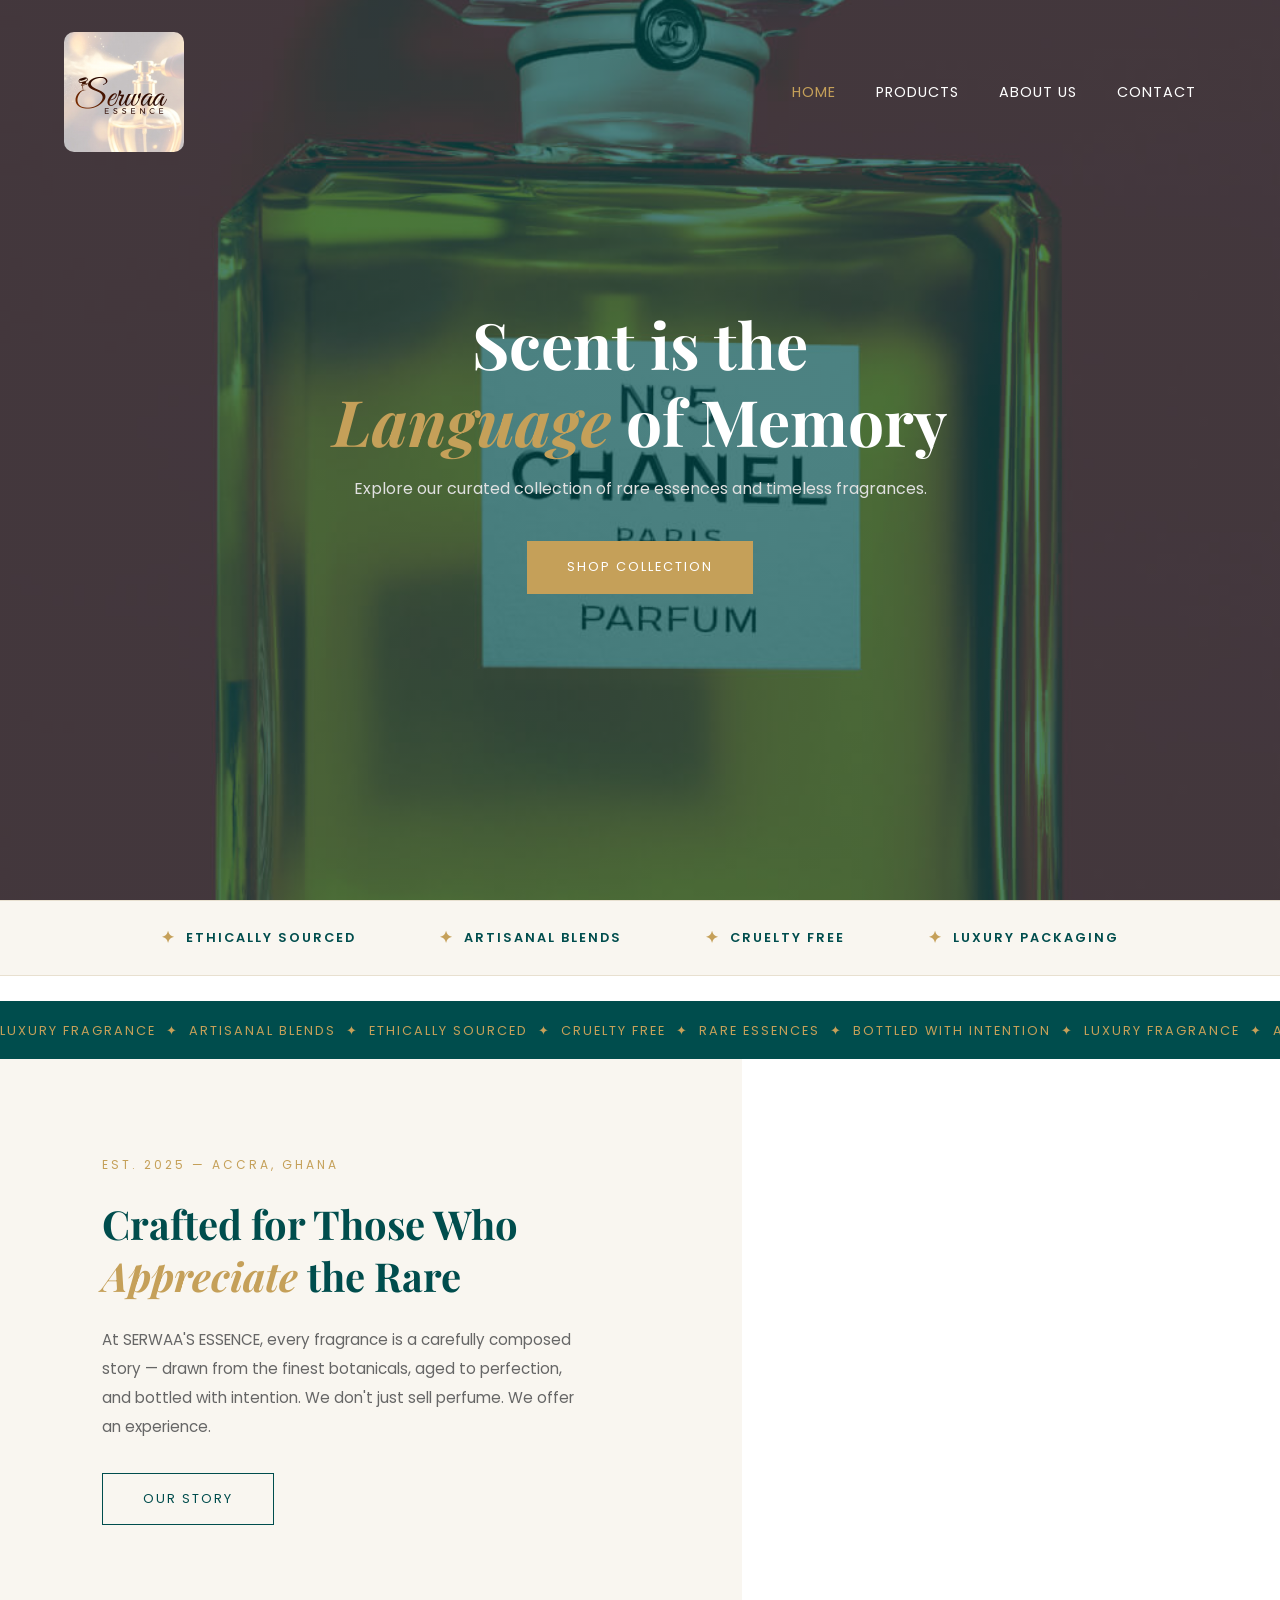
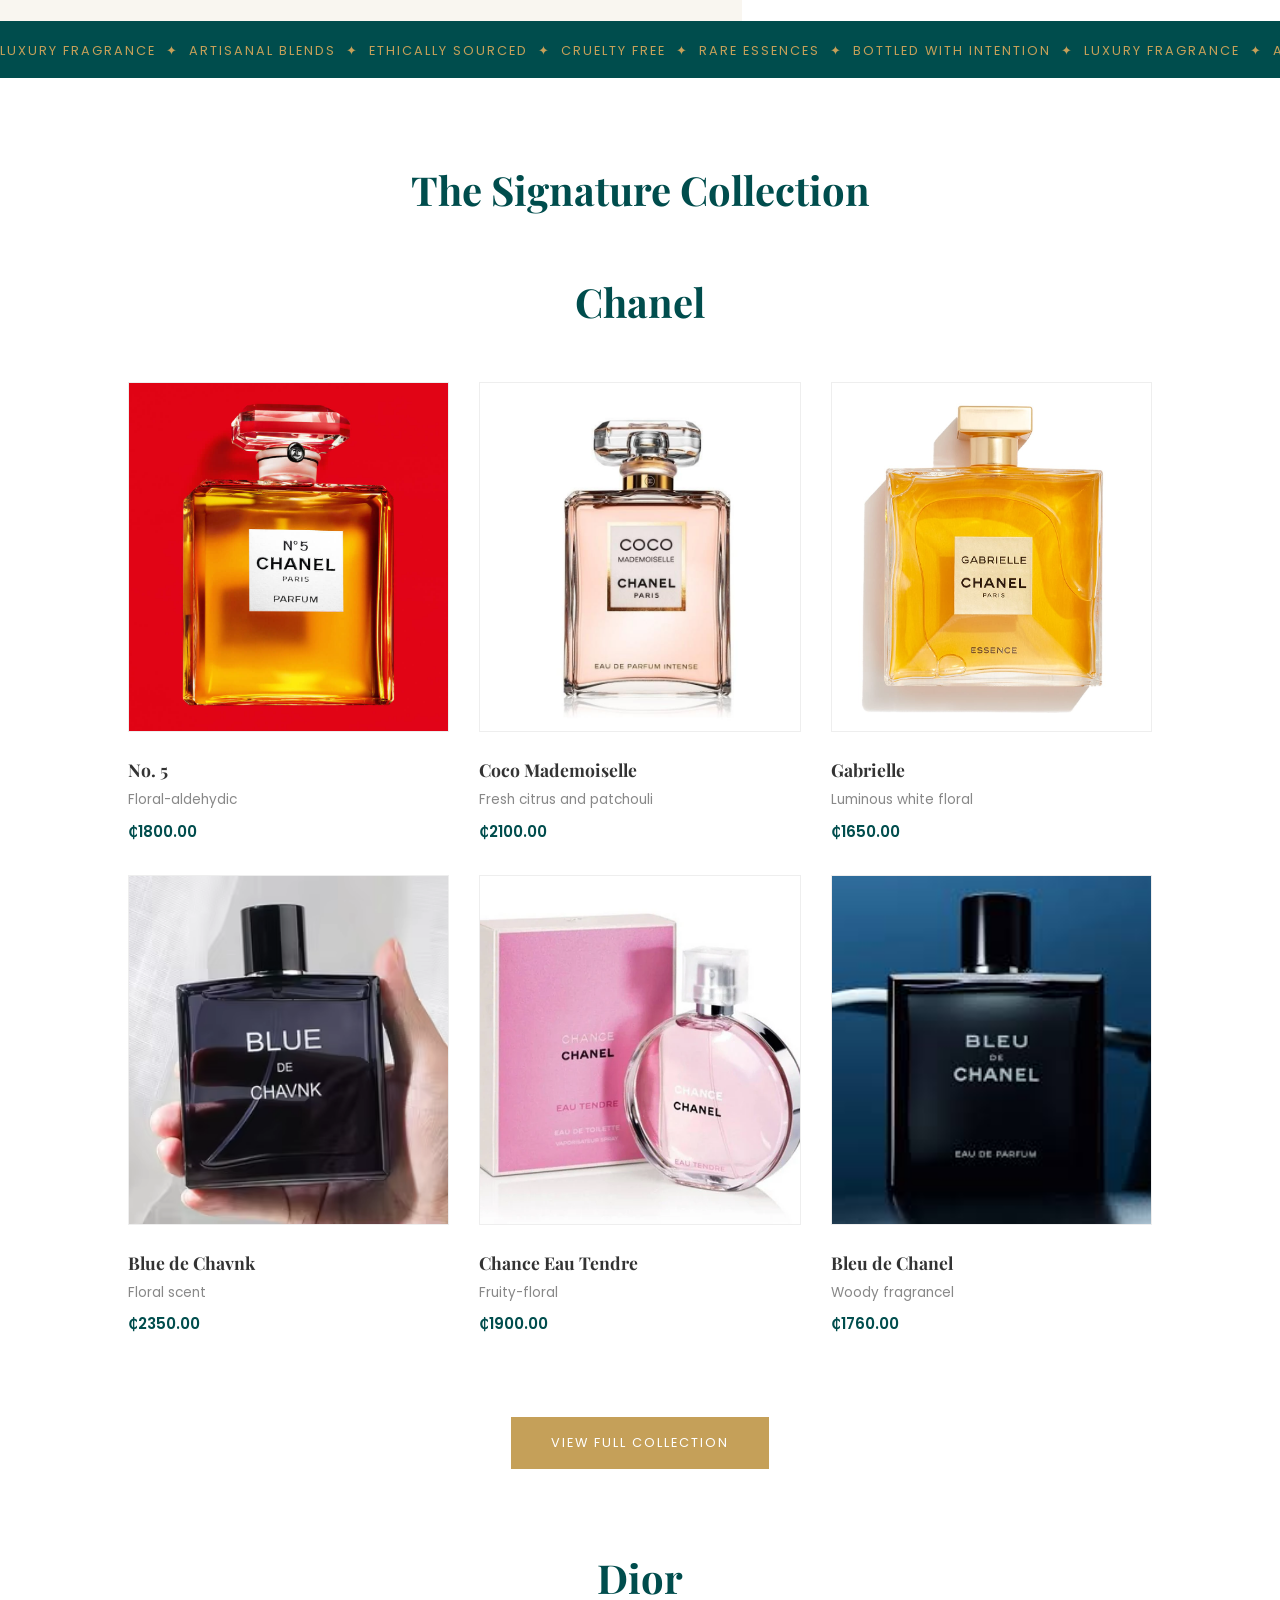
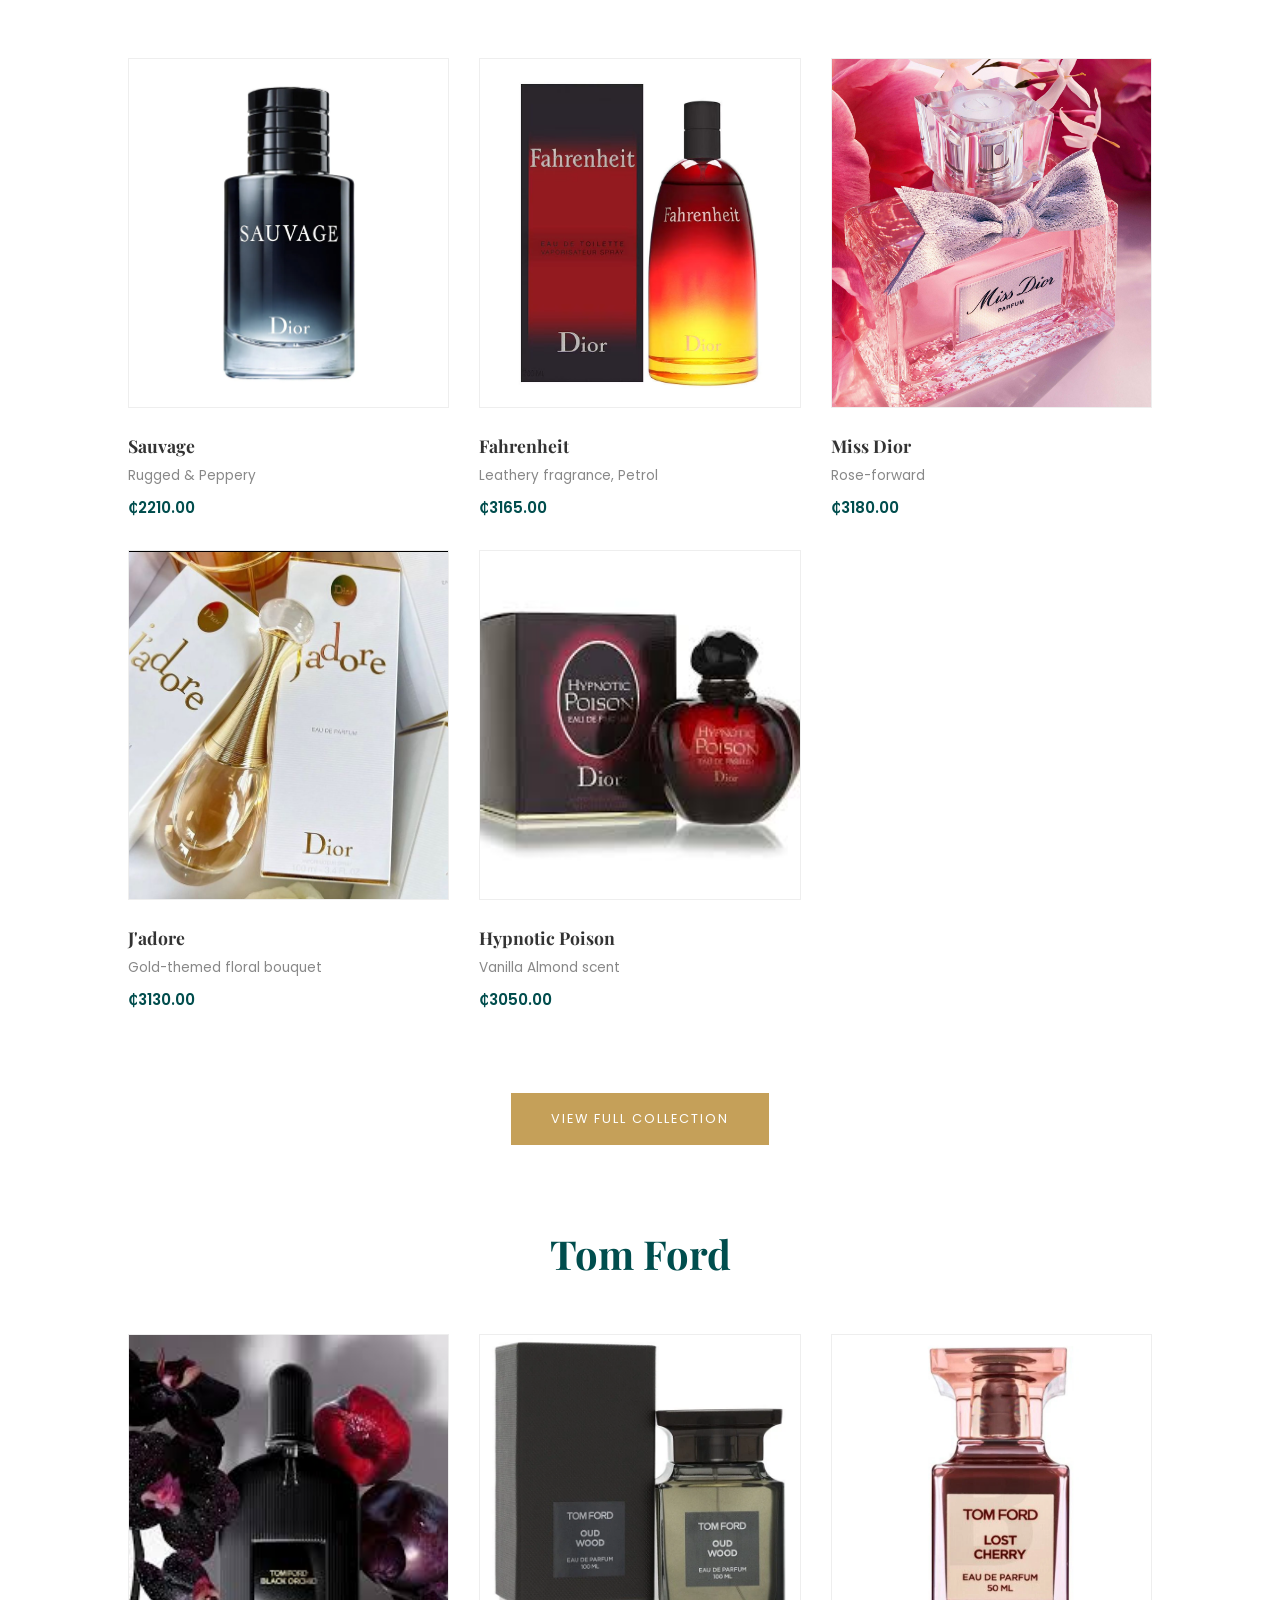
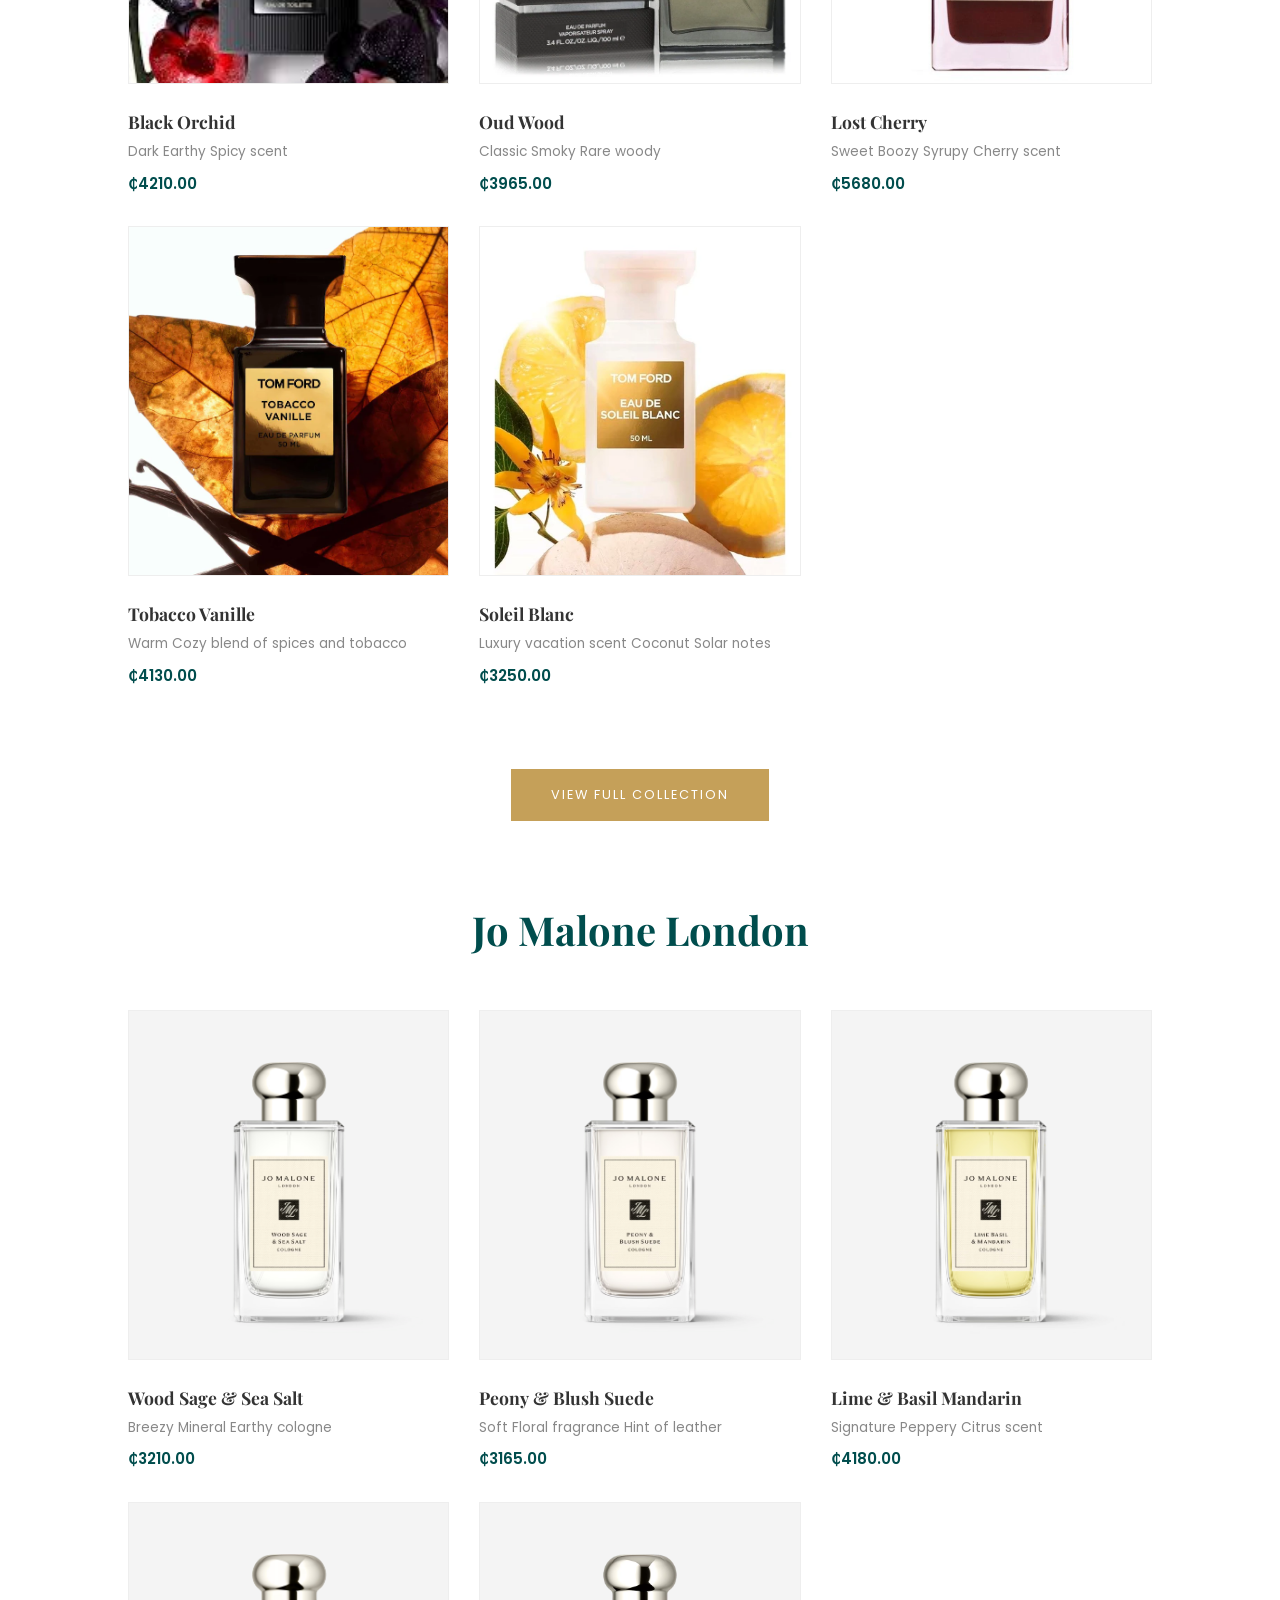
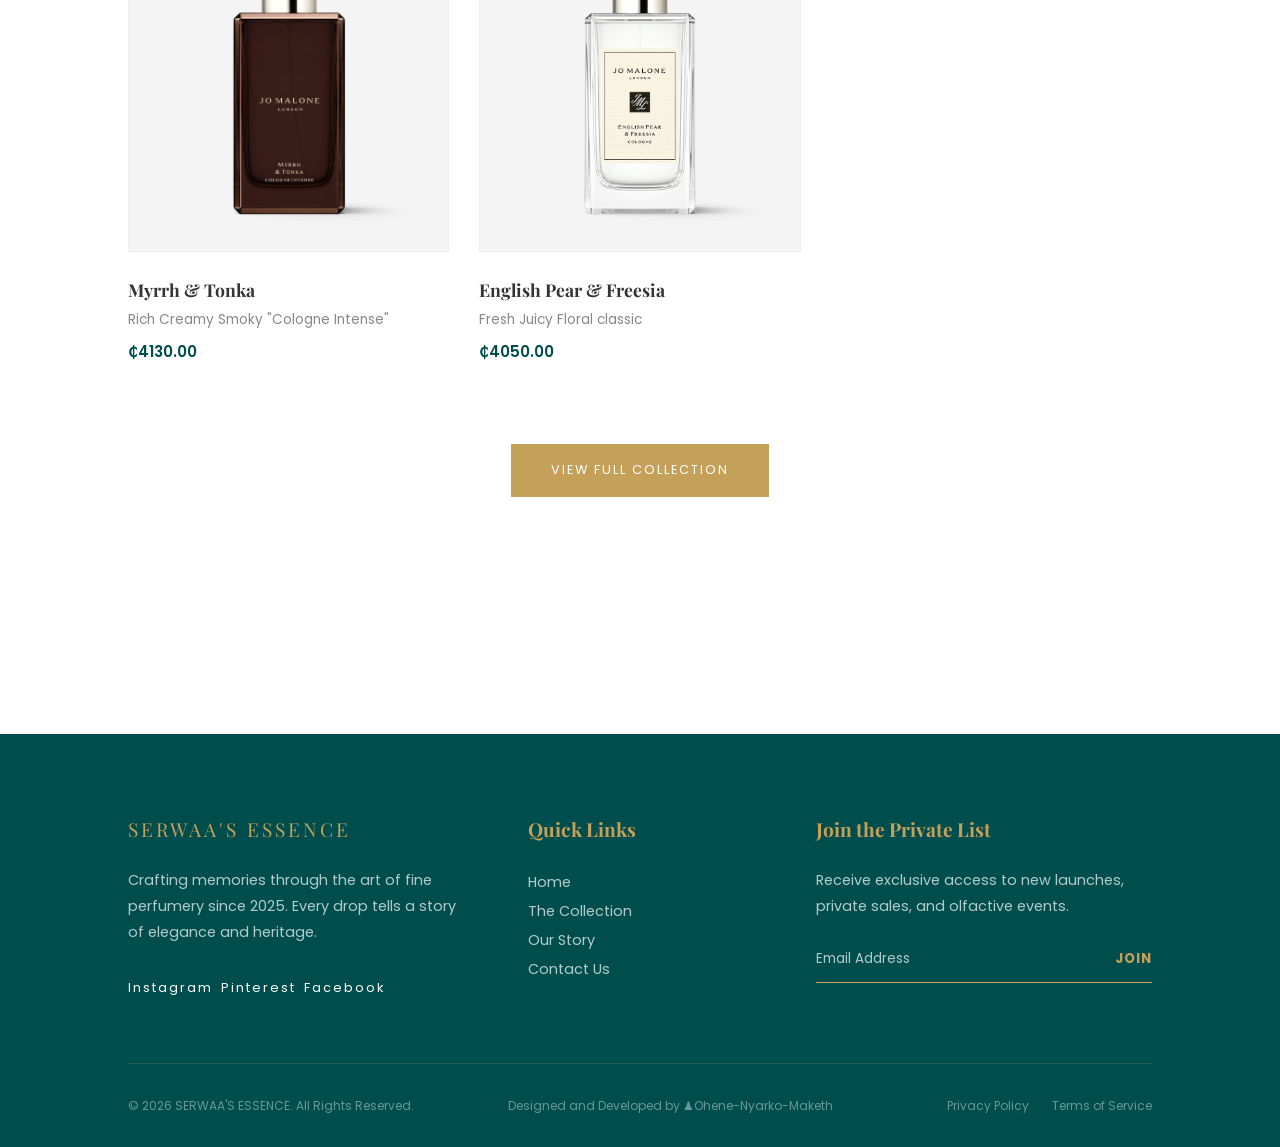
<file: Index.html>
<!DOCTYPE html>
<html lang="en">
<head>
    <meta charset="UTF-8">
    <meta name="viewport" content="width=device-width, initial-scale=1.0">
    <meta name="description" content="SERWAA'S ESSENCE — Luxury perfumes and rare fragrances. Shop our curated collection of timeless scents.">
    <link rel="icon" type="image/x-icon" href="namelogo.jpg">
    <title>SERWAA'S ESSENCE | Luxury Perfumerie</title>
    <link rel="stylesheet" href="style.css">
    <link href="https://fonts.googleapis.com/css2?family=Playfair+Display:ital,wght@0,700;1,700&family=Poppins:wght@300;400;600&display=swap" rel="stylesheet">
</head>
<body>

    <nav class="navbar">
        <a href="index.html" class="logo-link">
    <img src="namelogo.jpg" alt="Serwaa Essence Logo" class="nav-logo">
</a>
        <ul class="nav-links">
            <li><a href="index.html" class="active">Home</a></li>
            <li><a href="product.html">Products</a></li>
            <li><a href="about.html">About Us</a></li>
            <li><a href="contact.html">Contact</a></li>
        </ul>
        <button class="hamburger" id="hamburger" onclick="toggleMenu()">
    <span></span>
    <span></span>
    <span></span>
</button>
    </nav>

    <header class="hero">
        <div class="hero-content">
            <h1>Scent is the <br><em>Language</em> of Memory</h1>
            <p>Explore our curated collection of rare essences and timeless fragrances.</p>
            <a href="product.html" class="btn-primary">Shop Collection</a>
        </div>
    </header>
    
<section class="brand-strip">
    <div class="brand-strip-item">
        <span class="strip-icon">✦</span>
        <span>Ethically Sourced</span>
    </div>
    <div class="brand-strip-item">
        <span class="strip-icon">✦</span>
        <span>Artisanal Blends</span>
    </div>
    <div class="brand-strip-item">
        <span class="strip-icon">✦</span>
        <span>Cruelty Free</span>
    </div>
    <div class="brand-strip-item">
        <span class="strip-icon">✦</span>
        <span>Luxury Packaging</span>
    </div>
</section>
<br>
<div class="marquee-wrapper">
    <div class="marquee-track">
        <span>Luxury Fragrance &nbsp;✦&nbsp; Artisanal Blends &nbsp;✦&nbsp; 
              Ethically Sourced &nbsp;✦&nbsp; Cruelty Free &nbsp;✦&nbsp; 
              Rare Essences &nbsp;✦&nbsp; Bottled with Intention &nbsp;✦&nbsp;
              Luxury Fragrance &nbsp;✦&nbsp; Artisanal Blends &nbsp;✦&nbsp; 
              Ethically Sourced &nbsp;✦&nbsp; Cruelty Free &nbsp;✦&nbsp; 
              Rare Essences &nbsp;✦&nbsp; Bottled with Intention &nbsp;✦&nbsp;
        </span>
    </div>
</div>
<section class="brand-intro">
    <div class="brand-intro-text">
        <span class="intro-label">Est. 2025 — Accra, Ghana</span>
        <h2>Crafted for Those Who <em>Appreciate</em> the Rare</h2>
        <p>At SERWAA'S ESSENCE, every fragrance is a carefully composed story — drawn from the finest botanicals, aged to perfection, and bottled with intention. We don't just sell perfume. We offer an experience.</p>
        <a href="about.html" class="btn-secondary">Our Story</a>
    </div>
    <div class="brand-intro-image"
         style="background-image: url('https://images.unsplash.com/photo-1615485290382-441e4d049cb5?auto=format&fit=crop&w=800&q=80');">
    </div>
</section>
<div class="marquee-wrapper">
    <div class="marquee-track">
        <span>Luxury Fragrance &nbsp;✦&nbsp; Artisanal Blends &nbsp;✦&nbsp; 
              Ethically Sourced &nbsp;✦&nbsp; Cruelty Free &nbsp;✦&nbsp; 
              Rare Essences &nbsp;✦&nbsp; Bottled with Intention &nbsp;✦&nbsp;
              Luxury Fragrance &nbsp;✦&nbsp; Artisanal Blends &nbsp;✦&nbsp; 
              Ethically Sourced &nbsp;✦&nbsp; Cruelty Free &nbsp;✦&nbsp; 
              Rare Essences &nbsp;✦&nbsp; Bottled with Intention &nbsp;✦&nbsp;
        </span>
    </div>
</div>

    <section class="featured-products">
        <h2 class="section-title">The Signature Collection</h2>
        <h2 class="section-title">Chanel</h2>
        <div class="product-grid">           
            <div class="product-card">
                <div class="product-img">
                    <img src="no5.jpg" alt="No.5">
                </div>
                <h3>No. 5</h3>
                <p>Floral-aldehydic</p>
                <span class="price">₵1800.00</span>
            </div>
            <div class="product-card">
                <div class="product-img">
                    <img src="coco-mademoiselle.jpg" alt="Coco-Mademoiselle">
                </div>
                <h3>Coco Mademoiselle</h3>
                <p>Fresh citrus and patchouli</p>
                <span class="price">₵2100.00</span>
            </div>

            <div class="product-card">
                <div class="product-img">
                    <img src="gabrielle.jpg" alt="Gabrielle">
                </div>
                <h3>Gabrielle</h3>
                <p>Luminous white floral</p>
                <span class="price">₵1650.00</span>
            </div>
            <div class="product-card">
                <div class="product-img">
                    <img src="blue-de-chavnk.jpeg" alt="Blue-de-Chavnk">
                </div>
                <h3>Blue de Chavnk</h3>
                <p>Floral scent</p>
                <span class="price">₵2350.00</span>
            </div>
            <div class="product-card">
                <div class="product-img">
                    <img src="chance-eau-tendre.jpeg" alt="Chance-Eau-Tendre">
                </div>
                <h3>Chance Eau Tendre</h3>
                <p>Fruity-floral</p>
                <span class="price">₵1900.00</span>
            </div>
             <div class="product-card">
                <div class="product-img">
                    <img src="bleu-de-chanel.jpeg" alt="Bleu-de-Chanel">
                </div>
                <h3>Bleu de Chanel</h3>
                <p>Woody fragrancel</p>
                <span class="price">₵1760.00</span>
        </div>
         </div>
             <div style="text-align: center; margin-top: 3rem;">
            <a href="product.html" class="btn-primary">View Full Collection</a>
        </div>
        <br><br><br>
        <h2 class="section-title">Dior</h2>
        <div class="product-grid">
            <div class="product-card">
                <div class="product-img">
                    <img src="sauvage.jpeg" alt="Sauvage">
                </div>
                <h3>Sauvage</h3>
                <p>Rugged & Peppery</p>
                <span class="price">₵2210.00</span>
            </div>

            <div class="product-card">
                <div class="product-img">
                    <img src="fahrenheit.jpeg" alt="Fahrenheit">
                </div>
                <h3>Fahrenheit</h3>
                <p>Leathery fragrance, Petrol</p>
                <span class="price">₵3165.00</span>
            </div>
            <div class="product-card">
                <div class="product-img">
                    <img src="miss-dior.jpg" alt="Miss-Dior">
                </div>
                <h3>Miss Dior</h3>
                <p>Rose-forward</p>
                <span class="price">₵3180.00</span>
            </div>
             <div class="product-card">
                <div class="product-img">
                    <img src="jadore.jpeg" alt="Jadore">
                </div>
                <h3>J'adore</h3>
                <p>Gold-themed floral bouquet</p>
                <span class="price">₵3130.00</span>
            </div>
             <div class="product-card">
                <div class="product-img">
                    <img src="hypnotic-poison.jpeg" alt="Hypnotic-Poison">
                </div>
                <h3>Hypnotic Poison</h3>
                <p>Vanilla Almond scent</p>
                <span class="price">₵3050.00</span>
            </div>
        </div>      
        </div> 

        <div style="text-align: center; margin-top: 3rem;">
            <a href="product.html" class="btn-primary">View Full Collection</a>
        </div>
        <br><br><br>
         <h2 class="section-title">Tom Ford</h2>
        <div class="product-grid">
            <div class="product-card">
                <div class="product-img">
                    <img src="black-orchid.jpeg" alt="Black-Orchid">
                </div>
                <h3>Black Orchid</h3>
                <p>Dark Earthy Spicy scent</p>
                <span class="price">₵4210.00</span>
            </div>

            <div class="product-card">
                <div class="product-img">
                    <img src="oud-wood.webp" alt="oud-wood">
                </div>
                <h3>Oud Wood</h3>
                <p>Classic Smoky Rare woody</p>
                <span class="price">₵3965.00</span>
            </div>
            <div class="product-card">
                <div class="product-img">
                    <img src="lost-cherry.webp" alt="Lost-Cherry">
                </div>
                <h3>Lost Cherry</h3>
                <p>Sweet Boozy Syrupy Cherry scent</p>
                <span class="price">₵5680.00</span>
            </div>
             <div class="product-card">
                <div class="product-img">
                    <img src="tobacco-vanille.webp" alt="Tobacco-Vanille">
                </div>
                <h3>Tobacco Vanille</h3>
                <p>Warm Cozy blend of spices and tobacco</p>
                <span class="price">₵4130.00</span>
            </div>
             <div class="product-card">
                <div class="product-img">
                    <img src="soleil-blanc.webp" alt="Soleil-Blanc">
                </div>
                <h3>Soleil Blanc</h3>
                <p>Luxury vacation scent Coconut Solar notes</p>
                <span class="price">₵3250.00</span>
            </div>
        </div>      
        </div> 

        <div style="text-align: center; margin-top: 3rem;">
            <a href="product.html" class="btn-primary">View Full Collection</a>
        </div>
        <br><br><br>
         <h2 class="section-title">Jo Malone London</h2>
        <div class="product-grid">
            <div class="product-card">
                <div class="product-img">
                    <img src="wood-sage-sea-salt.avif" alt="Wood Sage & Sea Salte">
                </div>
                <h3>Wood Sage & Sea Salt</h3>
                <p>Breezy Mineral Earthy cologne</p>
                <span class="price">₵3210.00</span>
            </div>

            <div class="product-card">
                <div class="product-img">
                    <img src="peony-blush-suede.avif" alt="Peony-Blush-Suede">
                </div>
                <h3>Peony & Blush Suede</h3>
                <p>Soft Floral fragrance Hint of leather</p>
                <span class="price">₵3165.00</span>
            </div>
            <div class="product-card">
                <div class="product-img">
                    <img src="lime-basil-mandarin.avif" alt="Lime-Basil-Mandarin">
                </div>
                <h3>Lime & Basil Mandarin</h3>
                <p>Signature Peppery Citrus scent</p>
                <span class="price">₵4180.00</span>
            </div>
             <div class="product-card">
                <div class="product-img">
                    <img src="myrrh-tonka.avif" alt="Myrrh-Tonka">
                </div>
                <h3>Myrrh & Tonka</h3>
                <p>Rich Creamy Smoky "Cologne Intense"</p>
                <span class="price">₵4130.00</span>
            </div>
             <div class="product-card">
                <div class="product-img">
                    <img src="english-pear&freesia.avif" alt="English-Pear">
                </div>
                <h3>English Pear & Freesia</h3>
                <p>Fresh Juicy Floral classic</p>
                <span class="price">₵4050.00</span>
            </div>
        </div>      
        </div> 

      <div style="text-align: center; margin-top: 3rem;">
            <a href="product.html" class="btn-primary">View Full Collection</a>
        </div>
        <br><br><br>
<!--        <h2 class="section-title">Byredo</h2>
        <div class="product-grid">
            <div class="product-card">
                <div class="product-img">
                    <img src="sauvage.jpeg" alt="Sauvage">
                </div>
                <h3>Sauvage</h3>
                <p>Rugged & Peppery</p>
                <span class="price">₵2210.00</span>
            </div>

            <div class="product-card">
                <div class="product-img">
                    <img src="fahrenheit.jpeg" alt="Fahrenheit">
                </div>
                <h3>Fahrenheit</h3>
                <p>Leathery fragrance, Petrol</p>
                <span class="price">₵3165.00</span>
            </div>
            <div class="product-card">
                <div class="product-img">
                    <img src="miss-dior.jpg" alt="Miss-Dior">
                </div>
                <h3>Miss Dior</h3>
                <p>Rose-forward</p>
                <span class="price">₵3180.00</span>
            </div>
             <div class="product-card">
                <div class="product-img">
                    <img src="jadore.jpeg" alt="Jadore">
                </div>
                <h3>J'adore</h3>
                <p>Gold-themed floral bouquet</p>
                <span class="price">₵3130.00</span>
            </div>
             <div class="product-card">
                <div class="product-img">
                    <img src="hypnotic-poison.jpeg" alt="Hypnotic-Poison">
                </div>
                <h3>Hypnotic Poison</h3>
                <p>Vanilla and Almond scent</p>
                <span class="price">₵3050.00</span>
            </div>
        </div>      
        </div> 

        <div style="text-align: center; margin-top: 3rem;">
            <a href="product.html" class="btn-primary">View Full Collection</a>
        </div>
-->
    </section> 

    <footer class="main-footer">
        <div class="footer-top">
            <div class="footer-brand">
                <div class="logo">SERWAA'S ESSENCE</div>
                <p>Crafting memories through the art of fine perfumery since 2025. Every drop tells a story of elegance and heritage.</p>
                <div class="social-icons">
                    <a href="#">Instagram</a>
                    <a href="#">Pinterest</a>
                    <a href="#">Facebook</a>
                </div>
            </div>

            <div class="footer-links">
                <h4>Quick Links</h4>
                <ul>
                    <li><a href="index.html">Home</a></li>
                    <li><a href="product.html">The Collection</a></li>
                    <li><a href="about.html">Our Story</a></li>
                    <li><a href="contact.html">Contact Us</a></li>
                </ul>
            </div>

            <div class="footer-newsletter">
                <h4>Join the Private List</h4>
                <p>Receive exclusive access to new launches, private sales, and olfactive events.</p>
                <form class="newsletter-form">
                    <input type="email" placeholder="Email Address" required>
                    <button type="submit">Join</button>
                </form>
            </div>
        </div>

        <div class="footer-bottom">
            <p>&copy; 2026 SERWAA'S ESSENCE. All Rights Reserved.</p>
            <p>Designed and Developed by ♟Ohene-Nyarko-Maketh</p>
            <div class="footer-legal">
                <a href="#">Privacy Policy</a>
                <a href="#">Terms of Service</a>
            </div>
        </div>
    </footer>
<script src="script.js"></script>
</body>
</html>
</file>
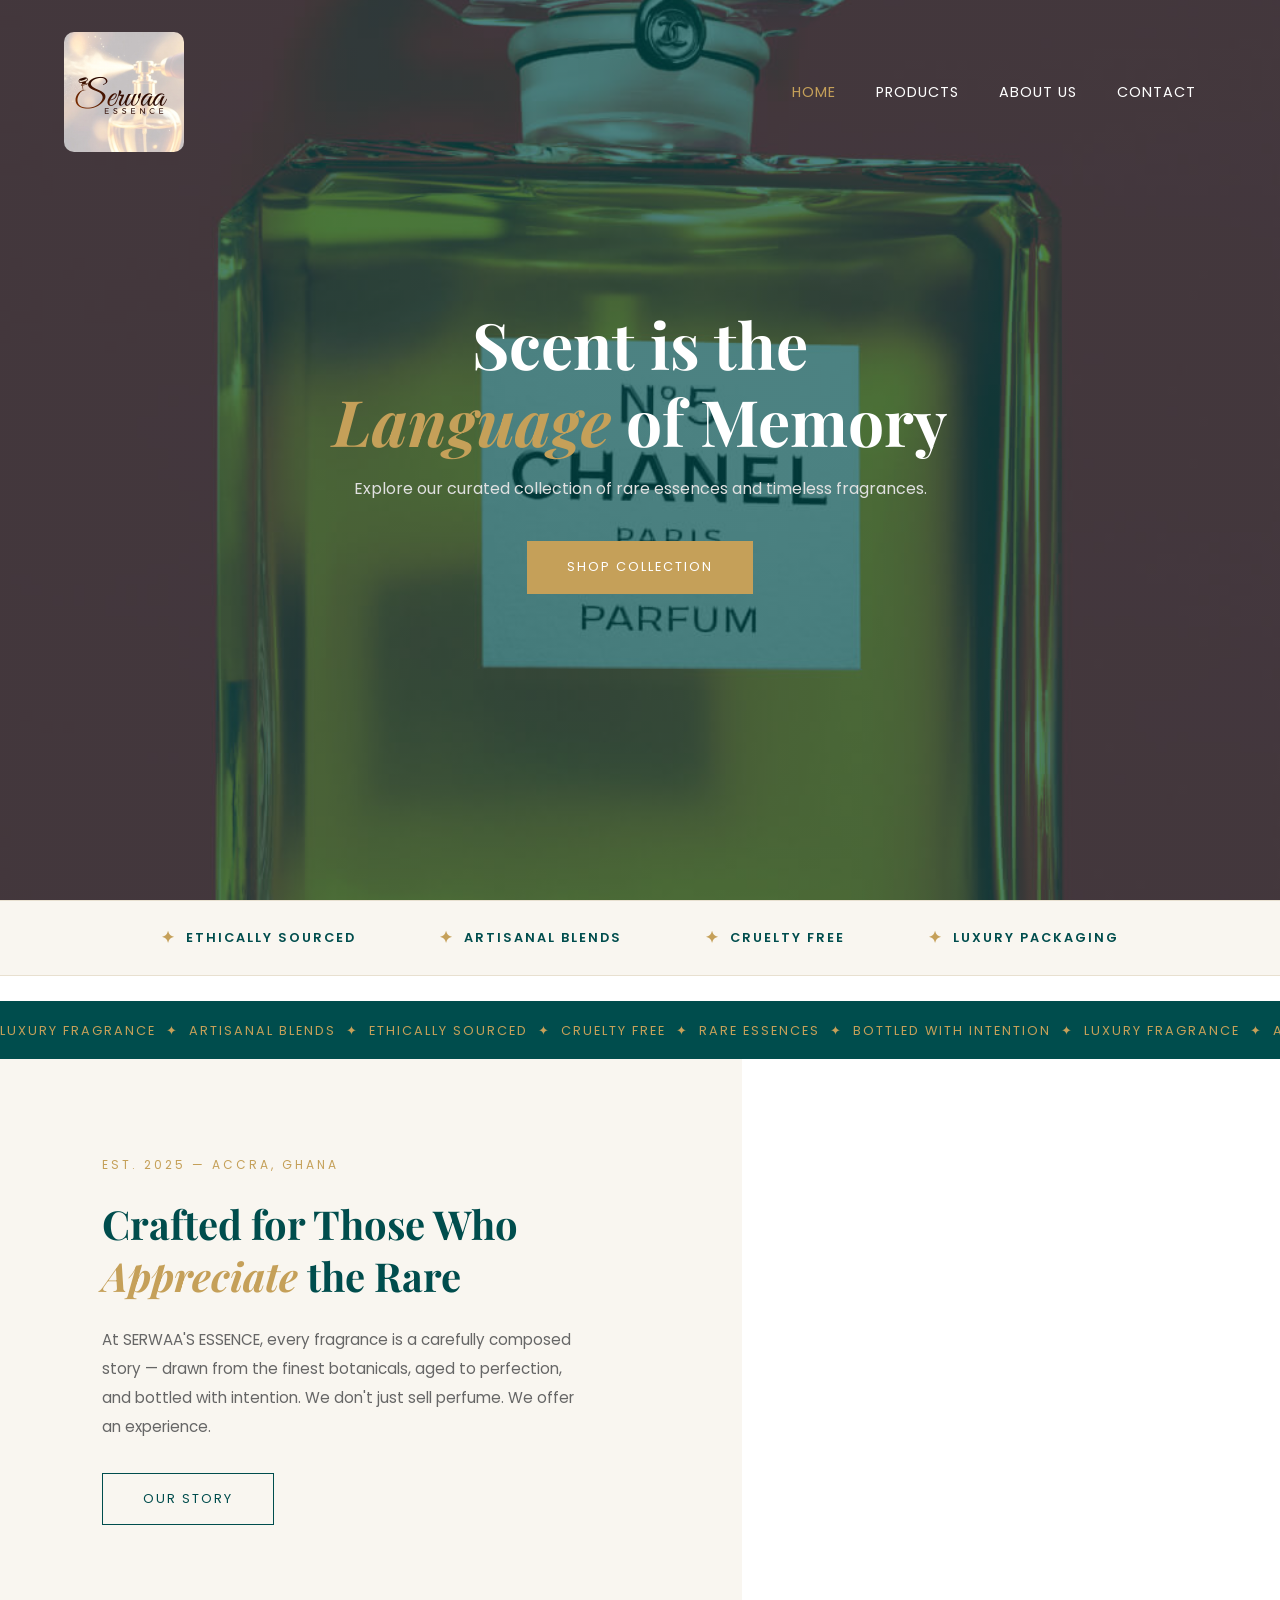
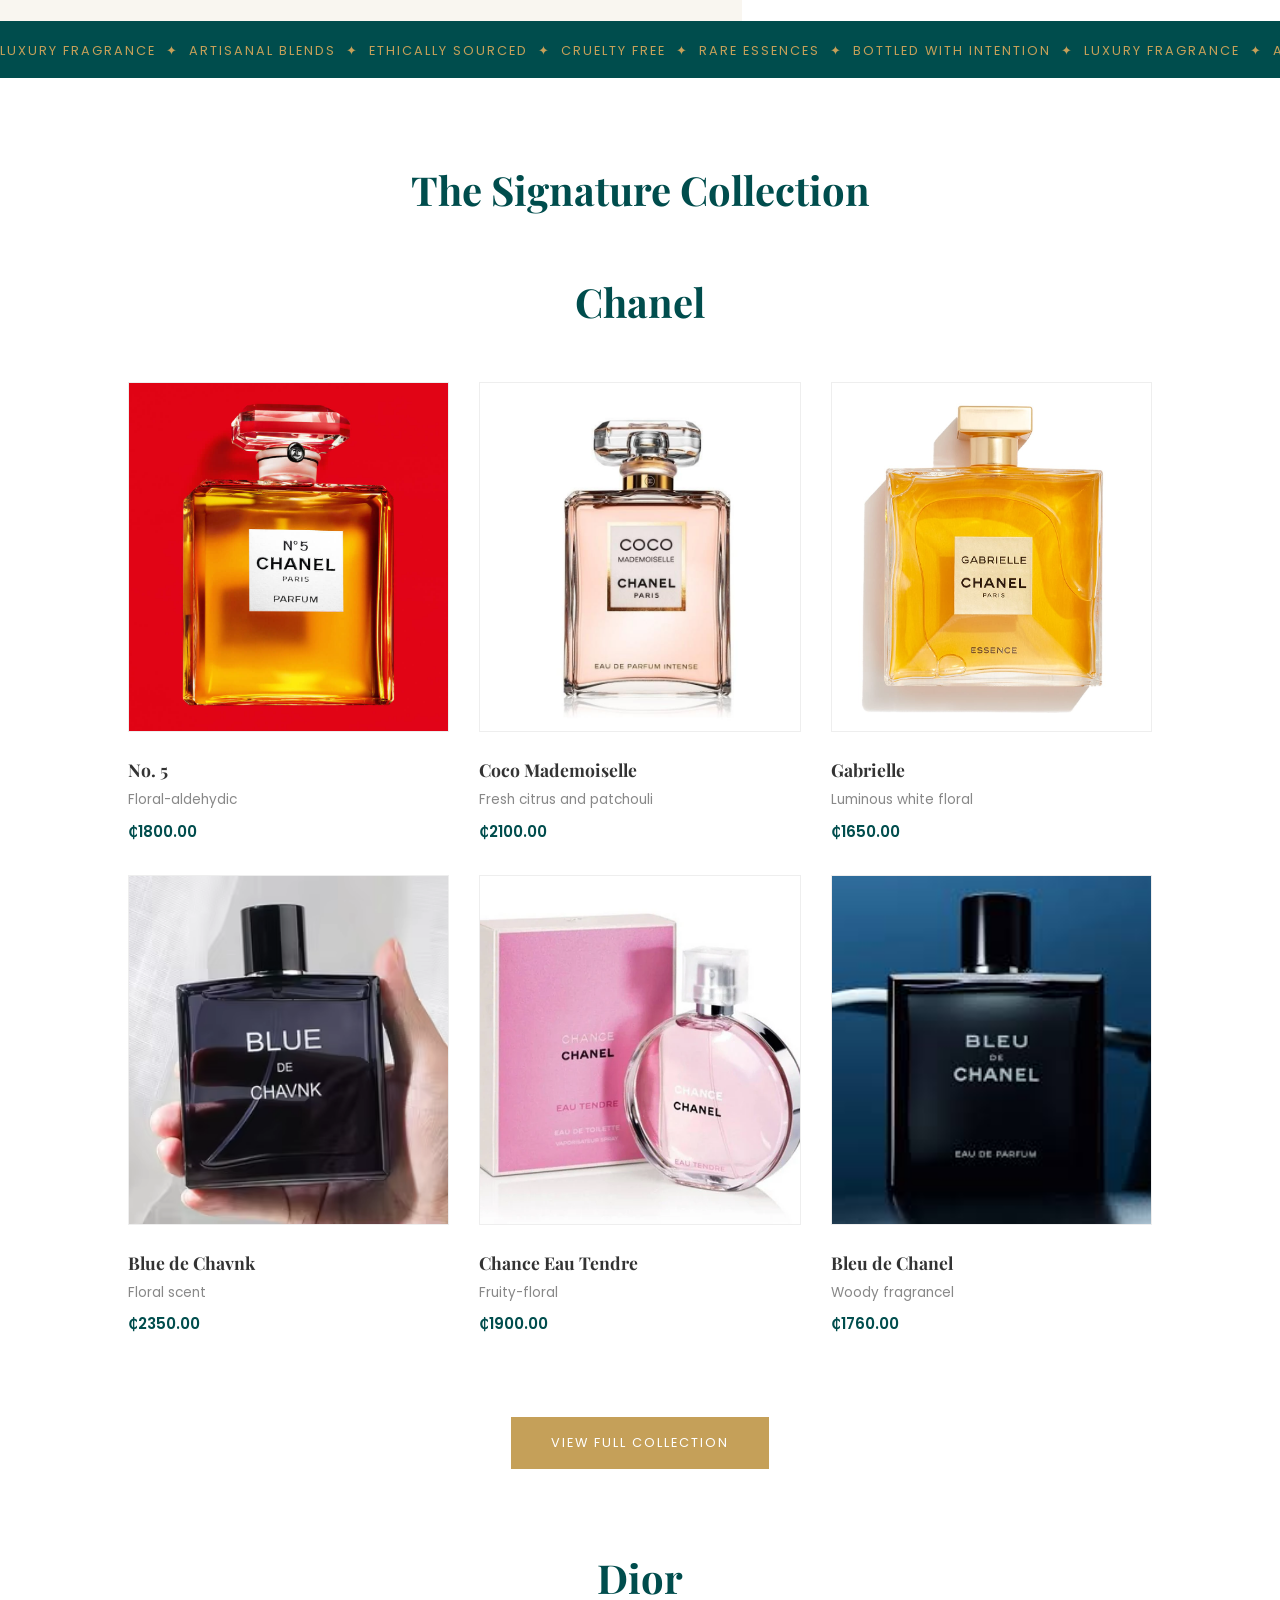
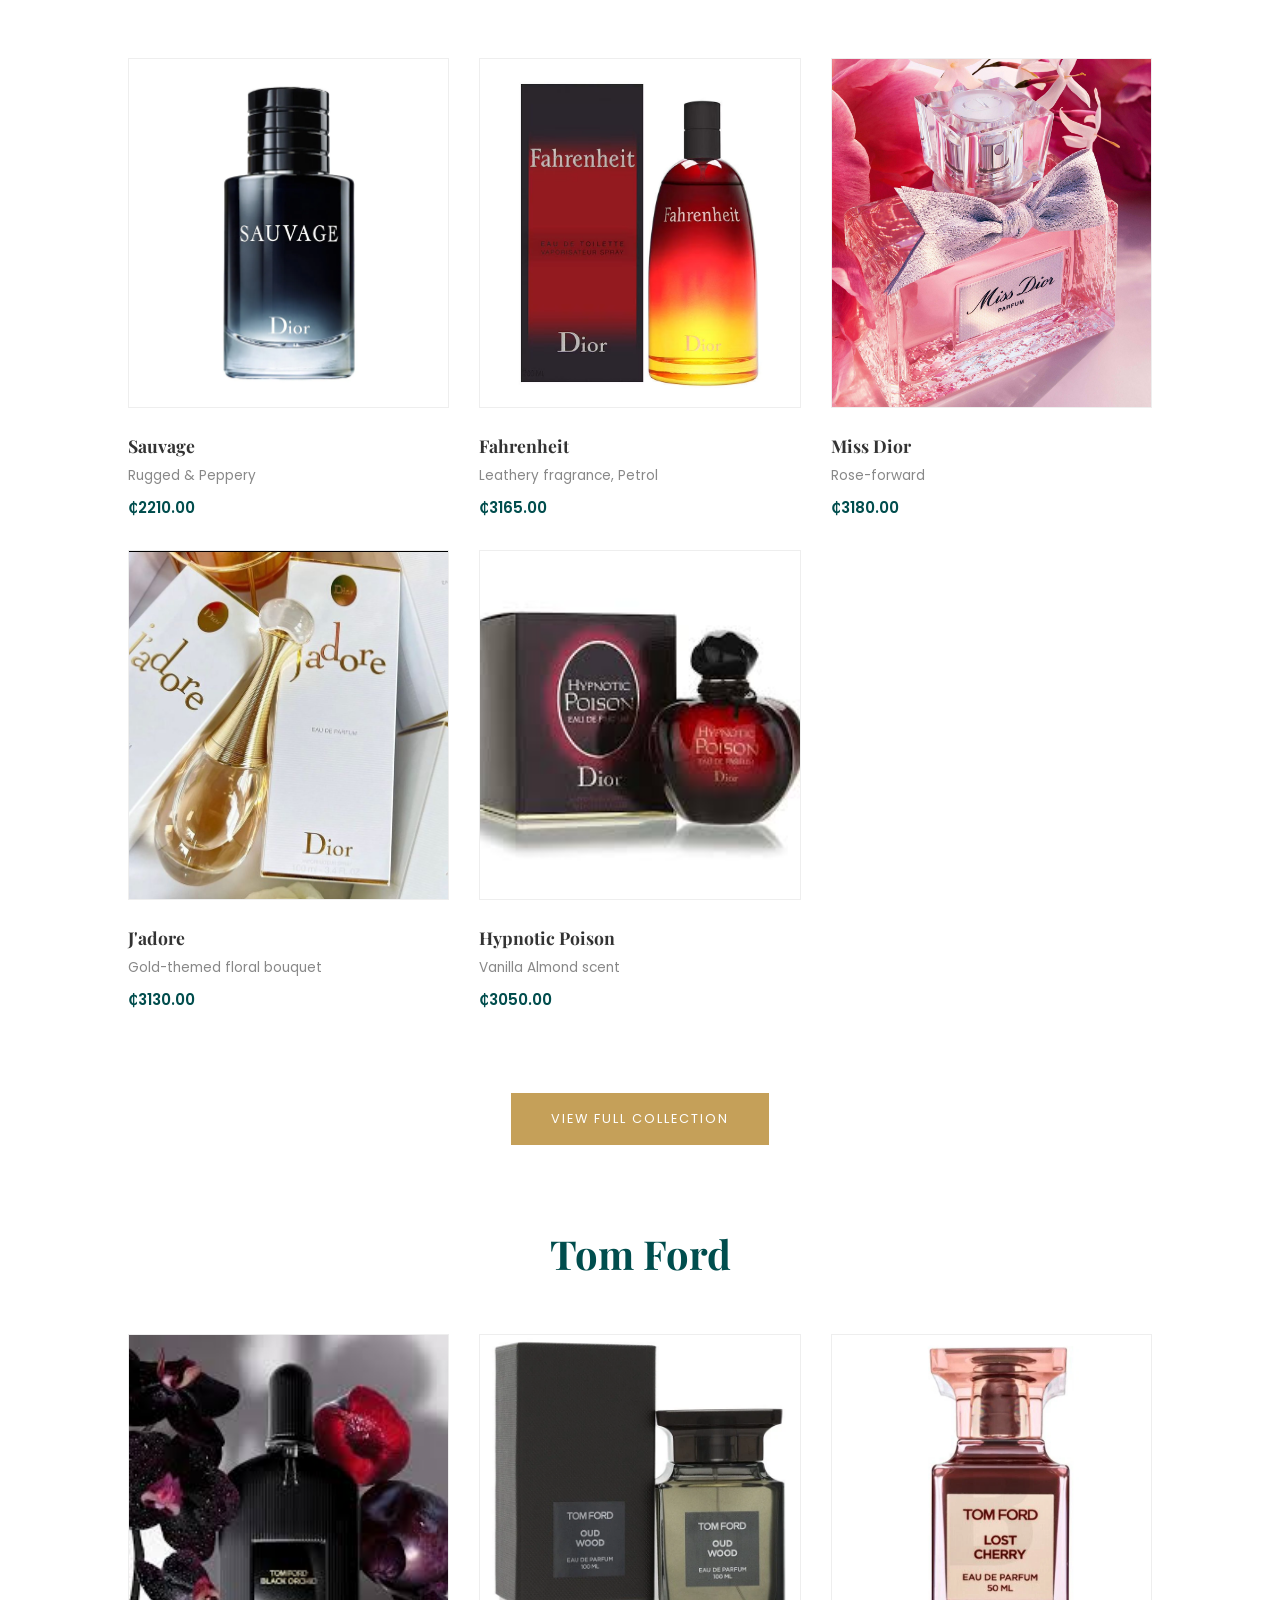
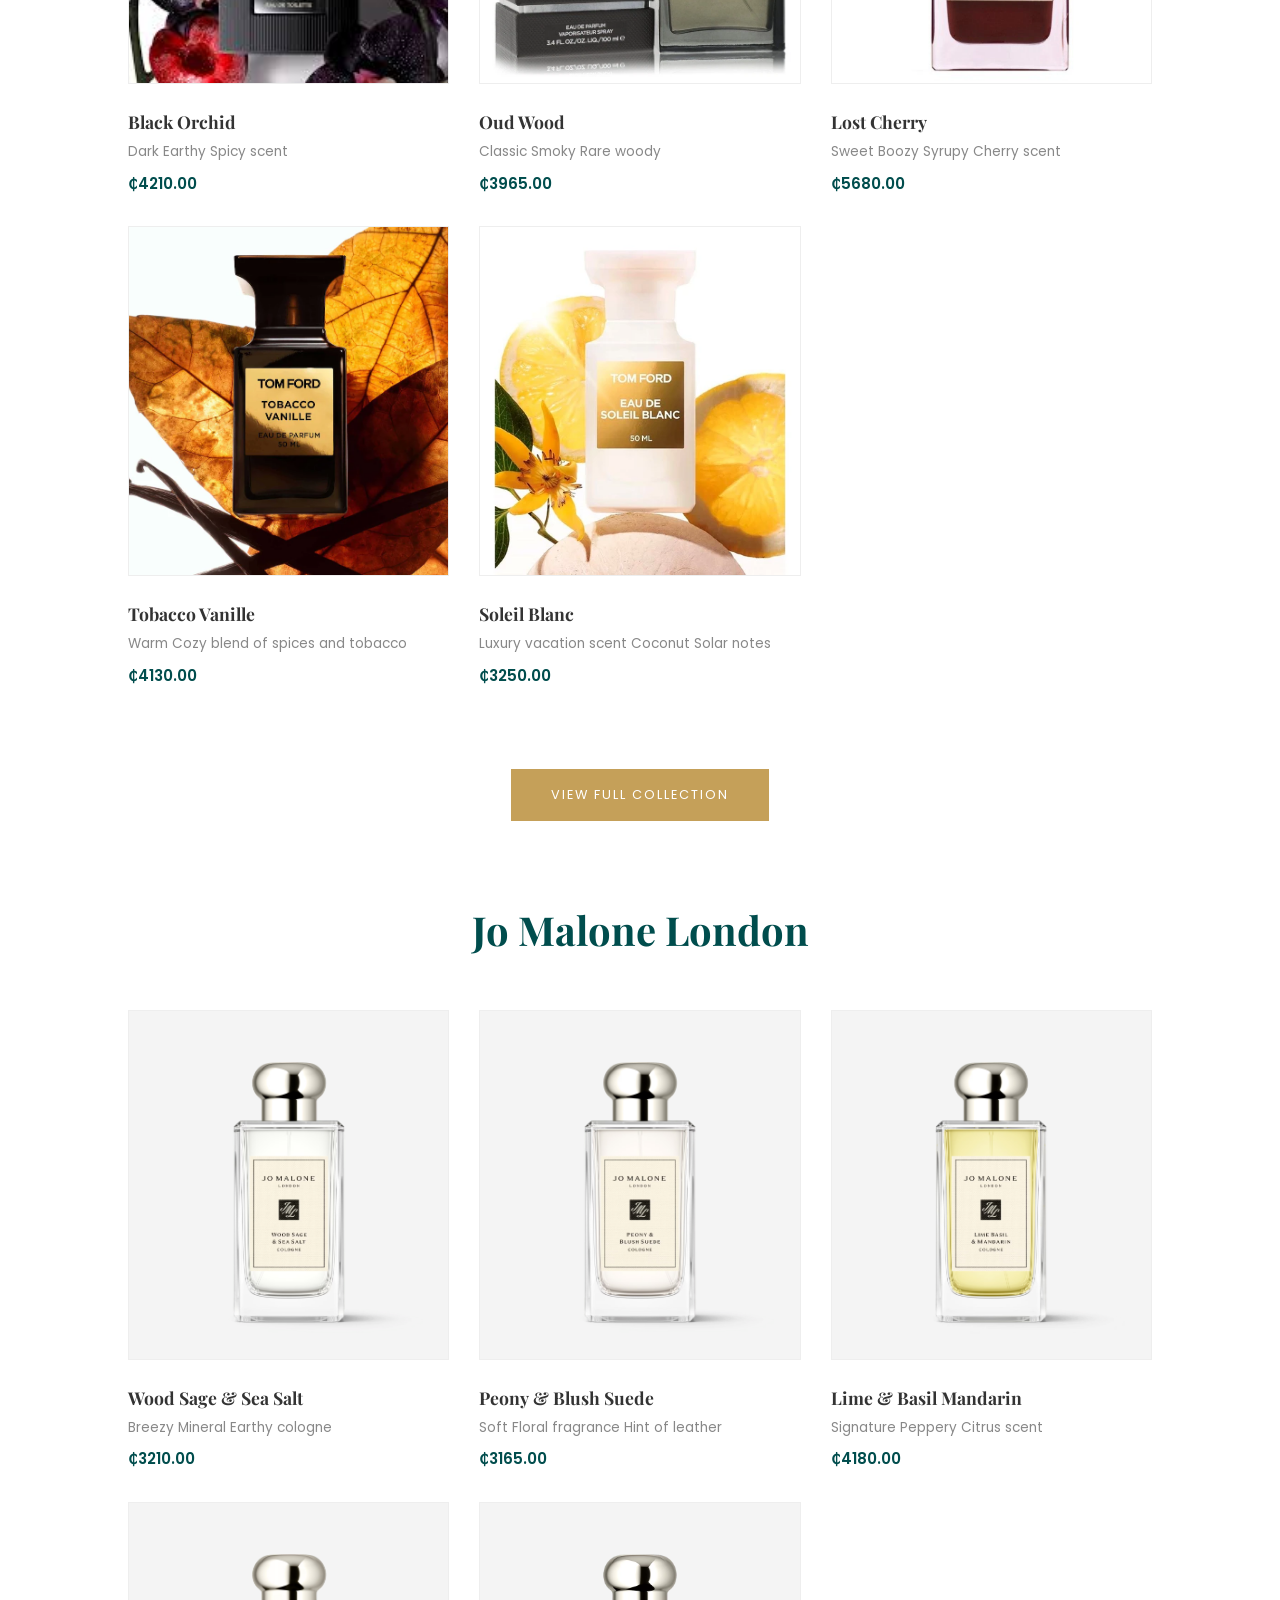
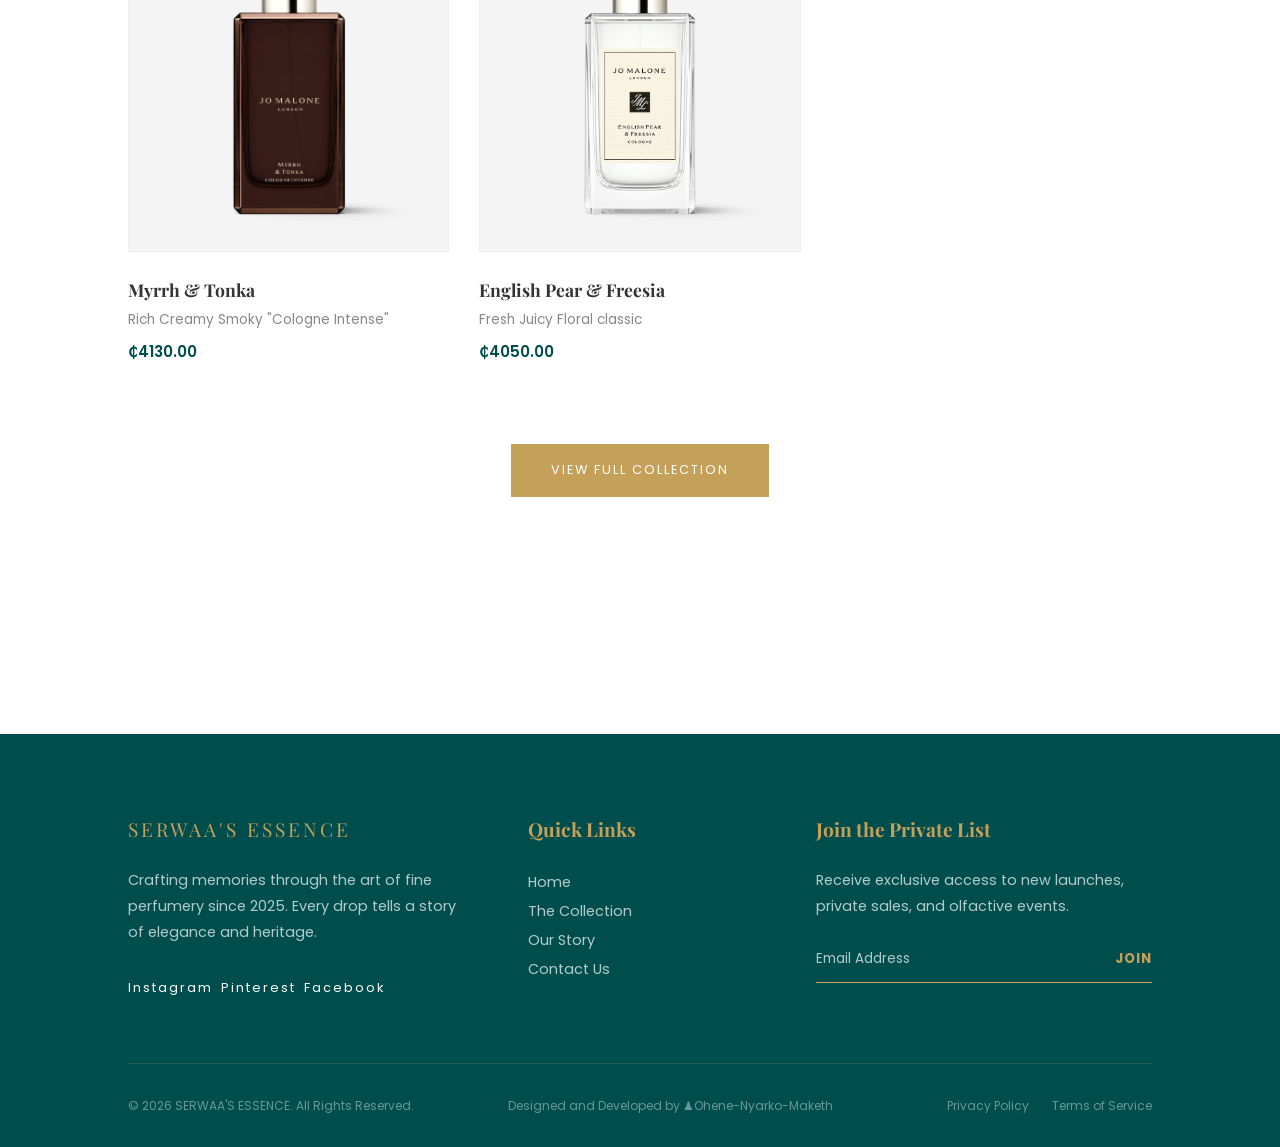
<file: index.html>
<!DOCTYPE html>
<html lang="en">
<head>
    <meta charset="UTF-8">
    <meta name="viewport" content="width=device-width, initial-scale=1.0">
    <meta name="description" content="SERWAA'S ESSENCE — Luxury perfumes and rare fragrances. Shop our curated collection of timeless scents.">
    <link rel="icon" type="image/x-icon" href="namelogo.jpg">
    <title>SERWAA'S ESSENCE | Luxury Perfumerie</title>
    <link rel="stylesheet" href="style.css">
    <link href="https://fonts.googleapis.com/css2?family=Playfair+Display:ital,wght@0,700;1,700&family=Poppins:wght@300;400;600&display=swap" rel="stylesheet">
</head>
<body>

    <nav class="navbar">
        <a href="index.html" class="logo-link">
    <img src="namelogo.jpg" alt="Serwaa Essence Logo" class="nav-logo">
</a>
        <ul class="nav-links">
            <li><a href="index.html" class="active">Home</a></li>
            <li><a href="product.html">Products</a></li>
            <li><a href="about.html">About Us</a></li>
            <li><a href="contact.html">Contact</a></li>
        </ul>
        <button class="hamburger" id="hamburger" onclick="toggleMenu()">
    <span></span>
    <span></span>
    <span></span>
</button>
    </nav>

    <header class="hero">
        <div class="hero-content">
            <h1>Scent is the <br><em>Language</em> of Memory</h1>
            <p>Explore our curated collection of rare essences and timeless fragrances.</p>
            <a href="product.html" class="btn-primary">Shop Collection</a>
        </div>
    </header>
    
<section class="brand-strip">
    <div class="brand-strip-item">
        <span class="strip-icon">✦</span>
        <span>Ethically Sourced</span>
    </div>
    <div class="brand-strip-item">
        <span class="strip-icon">✦</span>
        <span>Artisanal Blends</span>
    </div>
    <div class="brand-strip-item">
        <span class="strip-icon">✦</span>
        <span>Cruelty Free</span>
    </div>
    <div class="brand-strip-item">
        <span class="strip-icon">✦</span>
        <span>Luxury Packaging</span>
    </div>
</section>
<br>
<div class="marquee-wrapper">
    <div class="marquee-track">
        <span>Luxury Fragrance &nbsp;✦&nbsp; Artisanal Blends &nbsp;✦&nbsp; 
              Ethically Sourced &nbsp;✦&nbsp; Cruelty Free &nbsp;✦&nbsp; 
              Rare Essences &nbsp;✦&nbsp; Bottled with Intention &nbsp;✦&nbsp;
              Luxury Fragrance &nbsp;✦&nbsp; Artisanal Blends &nbsp;✦&nbsp; 
              Ethically Sourced &nbsp;✦&nbsp; Cruelty Free &nbsp;✦&nbsp; 
              Rare Essences &nbsp;✦&nbsp; Bottled with Intention &nbsp;✦&nbsp;
        </span>
    </div>
</div>
<section class="brand-intro">
    <div class="brand-intro-text">
        <span class="intro-label">Est. 2025 — Accra, Ghana</span>
        <h2>Crafted for Those Who <em>Appreciate</em> the Rare</h2>
        <p>At SERWAA'S ESSENCE, every fragrance is a carefully composed story — drawn from the finest botanicals, aged to perfection, and bottled with intention. We don't just sell perfume. We offer an experience.</p>
        <a href="about.html" class="btn-secondary">Our Story</a>
    </div>
    <div class="brand-intro-image"
         style="background-image: url('https://images.unsplash.com/photo-1615485290382-441e4d049cb5?auto=format&fit=crop&w=800&q=80');">
    </div>
</section>
<div class="marquee-wrapper">
    <div class="marquee-track">
        <span>Luxury Fragrance &nbsp;✦&nbsp; Artisanal Blends &nbsp;✦&nbsp; 
              Ethically Sourced &nbsp;✦&nbsp; Cruelty Free &nbsp;✦&nbsp; 
              Rare Essences &nbsp;✦&nbsp; Bottled with Intention &nbsp;✦&nbsp;
              Luxury Fragrance &nbsp;✦&nbsp; Artisanal Blends &nbsp;✦&nbsp; 
              Ethically Sourced &nbsp;✦&nbsp; Cruelty Free &nbsp;✦&nbsp; 
              Rare Essences &nbsp;✦&nbsp; Bottled with Intention &nbsp;✦&nbsp;
        </span>
    </div>
</div>

    <section class="featured-products">
        <h2 class="section-title">The Signature Collection</h2>
        <h2 class="section-title">Chanel</h2>
        <div class="product-grid">           
            <div class="product-card">
                <div class="product-img">
                    <img src="no5.jpg" alt="No.5">
                </div>
                <h3>No. 5</h3>
                <p>Floral-aldehydic</p>
                <span class="price">₵1800.00</span>
            </div>
            <div class="product-card">
                <div class="product-img">
                    <img src="coco-mademoiselle.jpg" alt="Coco-Mademoiselle">
                </div>
                <h3>Coco Mademoiselle</h3>
                <p>Fresh citrus and patchouli</p>
                <span class="price">₵2100.00</span>
            </div>

            <div class="product-card">
                <div class="product-img">
                    <img src="gabrielle.jpg" alt="Gabrielle">
                </div>
                <h3>Gabrielle</h3>
                <p>Luminous white floral</p>
                <span class="price">₵1650.00</span>
            </div>
            <div class="product-card">
                <div class="product-img">
                    <img src="blue-de-chavnk.jpeg" alt="Blue-de-Chavnk">
                </div>
                <h3>Blue de Chavnk</h3>
                <p>Floral scent</p>
                <span class="price">₵2350.00</span>
            </div>
            <div class="product-card">
                <div class="product-img">
                    <img src="chance-eau-tendre.jpeg" alt="Chance-Eau-Tendre">
                </div>
                <h3>Chance Eau Tendre</h3>
                <p>Fruity-floral</p>
                <span class="price">₵1900.00</span>
            </div>
             <div class="product-card">
                <div class="product-img">
                    <img src="bleu-de-chanel.jpeg" alt="Bleu-de-Chanel">
                </div>
                <h3>Bleu de Chanel</h3>
                <p>Woody fragrancel</p>
                <span class="price">₵1760.00</span>
        </div>
         </div>
             <div style="text-align: center; margin-top: 3rem;">
            <a href="product.html" class="btn-primary">View Full Collection</a>
        </div>
        <br><br><br>
        <h2 class="section-title">Dior</h2>
        <div class="product-grid">
            <div class="product-card">
                <div class="product-img">
                    <img src="sauvage.jpeg" alt="Sauvage">
                </div>
                <h3>Sauvage</h3>
                <p>Rugged & Peppery</p>
                <span class="price">₵2210.00</span>
            </div>

            <div class="product-card">
                <div class="product-img">
                    <img src="fahrenheit.jpeg" alt="Fahrenheit">
                </div>
                <h3>Fahrenheit</h3>
                <p>Leathery fragrance, Petrol</p>
                <span class="price">₵3165.00</span>
            </div>
            <div class="product-card">
                <div class="product-img">
                    <img src="miss-dior.jpg" alt="Miss-Dior">
                </div>
                <h3>Miss Dior</h3>
                <p>Rose-forward</p>
                <span class="price">₵3180.00</span>
            </div>
             <div class="product-card">
                <div class="product-img">
                    <img src="jadore.jpeg" alt="Jadore">
                </div>
                <h3>J'adore</h3>
                <p>Gold-themed floral bouquet</p>
                <span class="price">₵3130.00</span>
            </div>
             <div class="product-card">
                <div class="product-img">
                    <img src="hypnotic-poison.jpeg" alt="Hypnotic-Poison">
                </div>
                <h3>Hypnotic Poison</h3>
                <p>Vanilla Almond scent</p>
                <span class="price">₵3050.00</span>
            </div>
        </div>      
        </div> 

        <div style="text-align: center; margin-top: 3rem;">
            <a href="product.html" class="btn-primary">View Full Collection</a>
        </div>
        <br><br><br>
         <h2 class="section-title">Tom Ford</h2>
        <div class="product-grid">
            <div class="product-card">
                <div class="product-img">
                    <img src="black-orchid.jpeg" alt="Black-Orchid">
                </div>
                <h3>Black Orchid</h3>
                <p>Dark Earthy Spicy scent</p>
                <span class="price">₵4210.00</span>
            </div>

            <div class="product-card">
                <div class="product-img">
                    <img src="oud-wood.webp" alt="oud-wood">
                </div>
                <h3>Oud Wood</h3>
                <p>Classic Smoky Rare woody</p>
                <span class="price">₵3965.00</span>
            </div>
            <div class="product-card">
                <div class="product-img">
                    <img src="lost-cherry.webp" alt="Lost-Cherry">
                </div>
                <h3>Lost Cherry</h3>
                <p>Sweet Boozy Syrupy Cherry scent</p>
                <span class="price">₵5680.00</span>
            </div>
             <div class="product-card">
                <div class="product-img">
                    <img src="tobacco-vanille.webp" alt="Tobacco-Vanille">
                </div>
                <h3>Tobacco Vanille</h3>
                <p>Warm Cozy blend of spices and tobacco</p>
                <span class="price">₵4130.00</span>
            </div>
             <div class="product-card">
                <div class="product-img">
                    <img src="soleil-blanc.webp" alt="Soleil-Blanc">
                </div>
                <h3>Soleil Blanc</h3>
                <p>Luxury vacation scent Coconut Solar notes</p>
                <span class="price">₵3250.00</span>
            </div>
        </div>      
        </div> 

        <div style="text-align: center; margin-top: 3rem;">
            <a href="product.html" class="btn-primary">View Full Collection</a>
        </div>
        <br><br><br>
         <h2 class="section-title">Jo Malone London</h2>
        <div class="product-grid">
            <div class="product-card">
                <div class="product-img">
                    <img src="wood-sage-sea-salt.avif" alt="Wood Sage & Sea Salte">
                </div>
                <h3>Wood Sage & Sea Salt</h3>
                <p>Breezy Mineral Earthy cologne</p>
                <span class="price">₵3210.00</span>
            </div>

            <div class="product-card">
                <div class="product-img">
                    <img src="peony-blush-suede.avif" alt="Peony-Blush-Suede">
                </div>
                <h3>Peony & Blush Suede</h3>
                <p>Soft Floral fragrance Hint of leather</p>
                <span class="price">₵3165.00</span>
            </div>
            <div class="product-card">
                <div class="product-img">
                    <img src="lime-basil-mandarin.avif" alt="Lime-Basil-Mandarin">
                </div>
                <h3>Lime & Basil Mandarin</h3>
                <p>Signature Peppery Citrus scent</p>
                <span class="price">₵4180.00</span>
            </div>
             <div class="product-card">
                <div class="product-img">
                    <img src="myrrh-tonka.avif" alt="Myrrh-Tonka">
                </div>
                <h3>Myrrh & Tonka</h3>
                <p>Rich Creamy Smoky "Cologne Intense"</p>
                <span class="price">₵4130.00</span>
            </div>
             <div class="product-card">
                <div class="product-img">
                    <img src="english-pear&freesia.avif" alt="English-Pear">
                </div>
                <h3>English Pear & Freesia</h3>
                <p>Fresh Juicy Floral classic</p>
                <span class="price">₵4050.00</span>
            </div>
        </div>      
        </div> 

      <div style="text-align: center; margin-top: 3rem;">
            <a href="product.html" class="btn-primary">View Full Collection</a>
        </div>
        <br><br><br>
<!--        <h2 class="section-title">Byredo</h2>
        <div class="product-grid">
            <div class="product-card">
                <div class="product-img">
                    <img src="sauvage.jpeg" alt="Sauvage">
                </div>
                <h3>Sauvage</h3>
                <p>Rugged & Peppery</p>
                <span class="price">₵2210.00</span>
            </div>

            <div class="product-card">
                <div class="product-img">
                    <img src="fahrenheit.jpeg" alt="Fahrenheit">
                </div>
                <h3>Fahrenheit</h3>
                <p>Leathery fragrance, Petrol</p>
                <span class="price">₵3165.00</span>
            </div>
            <div class="product-card">
                <div class="product-img">
                    <img src="miss-dior.jpg" alt="Miss-Dior">
                </div>
                <h3>Miss Dior</h3>
                <p>Rose-forward</p>
                <span class="price">₵3180.00</span>
            </div>
             <div class="product-card">
                <div class="product-img">
                    <img src="jadore.jpeg" alt="Jadore">
                </div>
                <h3>J'adore</h3>
                <p>Gold-themed floral bouquet</p>
                <span class="price">₵3130.00</span>
            </div>
             <div class="product-card">
                <div class="product-img">
                    <img src="hypnotic-poison.jpeg" alt="Hypnotic-Poison">
                </div>
                <h3>Hypnotic Poison</h3>
                <p>Vanilla and Almond scent</p>
                <span class="price">₵3050.00</span>
            </div>
        </div>      
        </div> 

        <div style="text-align: center; margin-top: 3rem;">
            <a href="product.html" class="btn-primary">View Full Collection</a>
        </div>
-->
    </section> 

    <footer class="main-footer">
        <div class="footer-top">
            <div class="footer-brand">
                <div class="logo">SERWAA'S ESSENCE</div>
                <p>Crafting memories through the art of fine perfumery since 2025. Every drop tells a story of elegance and heritage.</p>
                <div class="social-icons">
                    <a href="#">Instagram</a>
                    <a href="#">Pinterest</a>
                    <a href="#">Facebook</a>
                </div>
            </div>

            <div class="footer-links">
                <h4>Quick Links</h4>
                <ul>
                    <li><a href="index.html">Home</a></li>
                    <li><a href="product.html">The Collection</a></li>
                    <li><a href="about.html">Our Story</a></li>
                    <li><a href="contact.html">Contact Us</a></li>
                </ul>
            </div>

            <div class="footer-newsletter">
                <h4>Join the Private List</h4>
                <p>Receive exclusive access to new launches, private sales, and olfactive events.</p>
                <form class="newsletter-form">
                    <input type="email" placeholder="Email Address" required>
                    <button type="submit">Join</button>
                </form>
            </div>
        </div>

        <div class="footer-bottom">
            <p>&copy; 2026 SERWAA'S ESSENCE. All Rights Reserved.</p>
            <p>Designed and Developed by ♟Ohene-Nyarko-Maketh</p>
            <div class="footer-legal">
                <a href="#">Privacy Policy</a>
                <a href="#">Terms of Service</a>
            </div>
        </div>
    </footer>
<script src="script.js"></script>
</body>
</html>
</file>
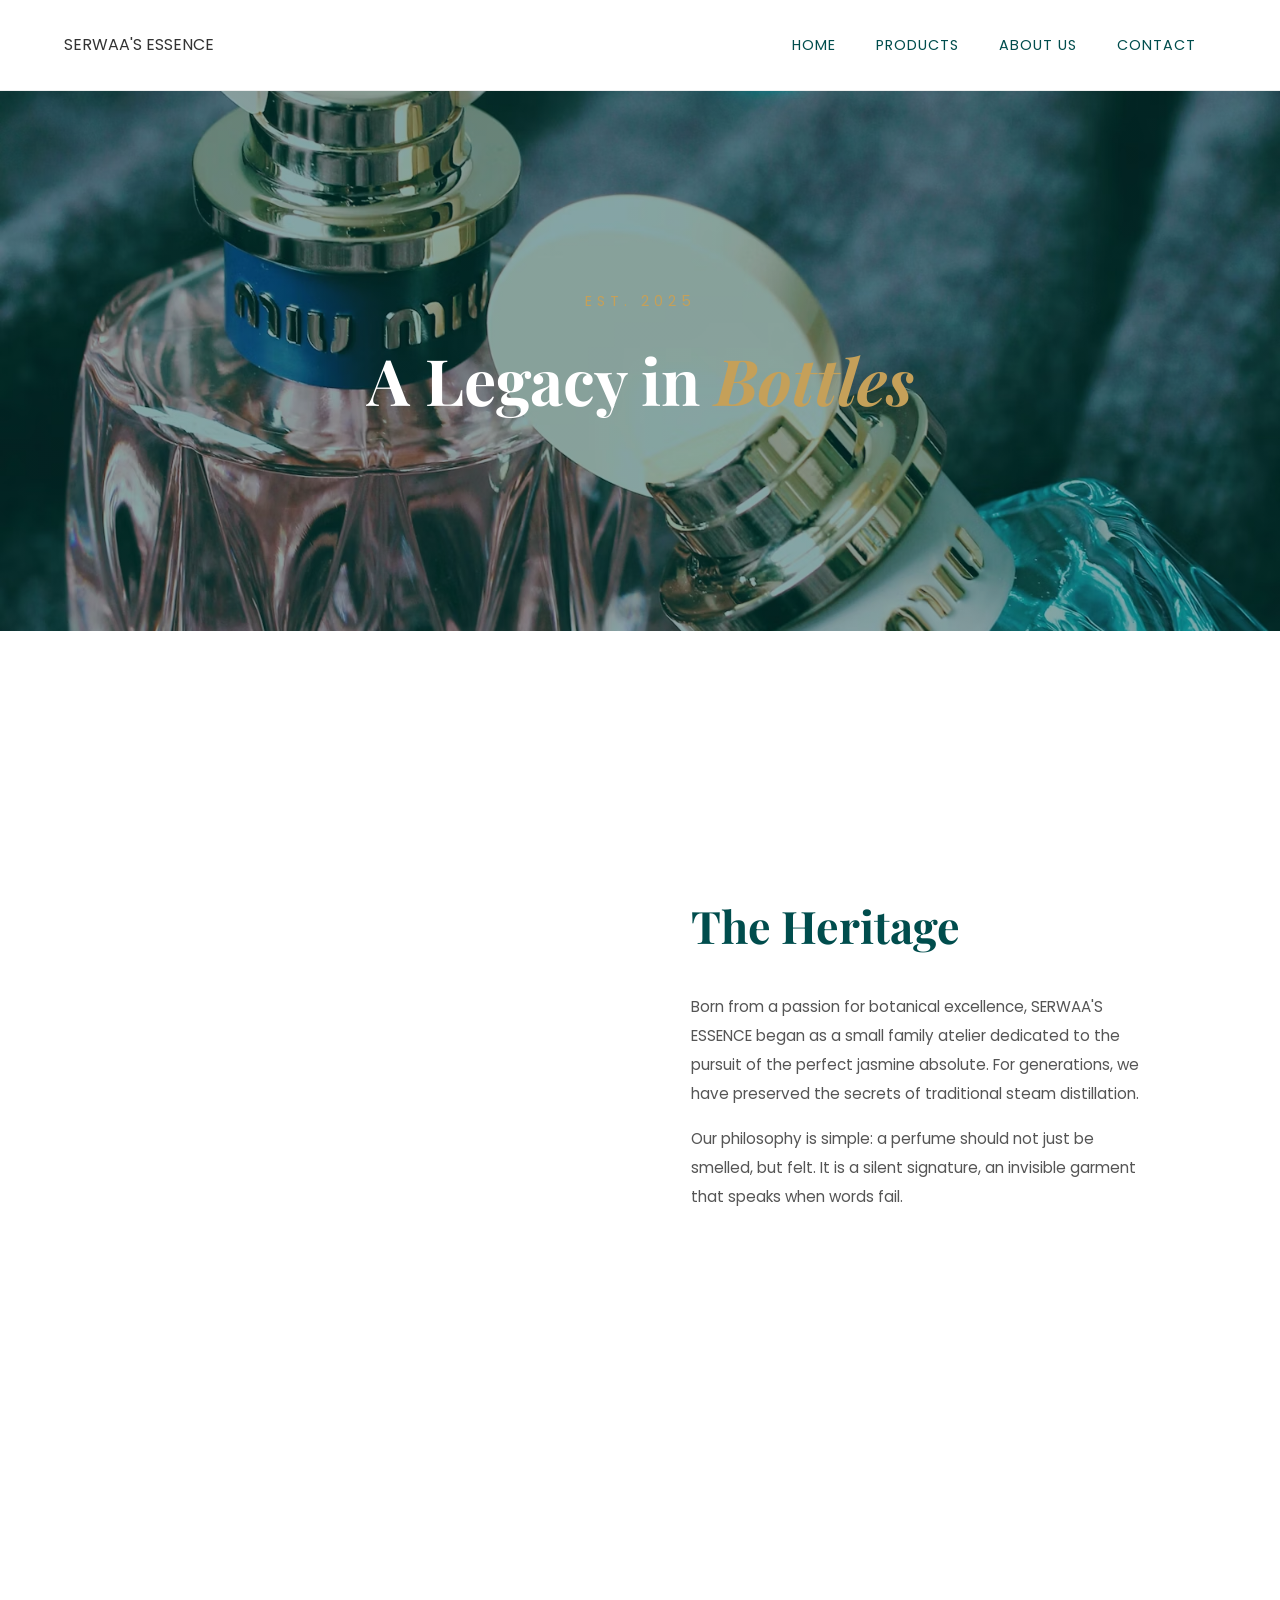
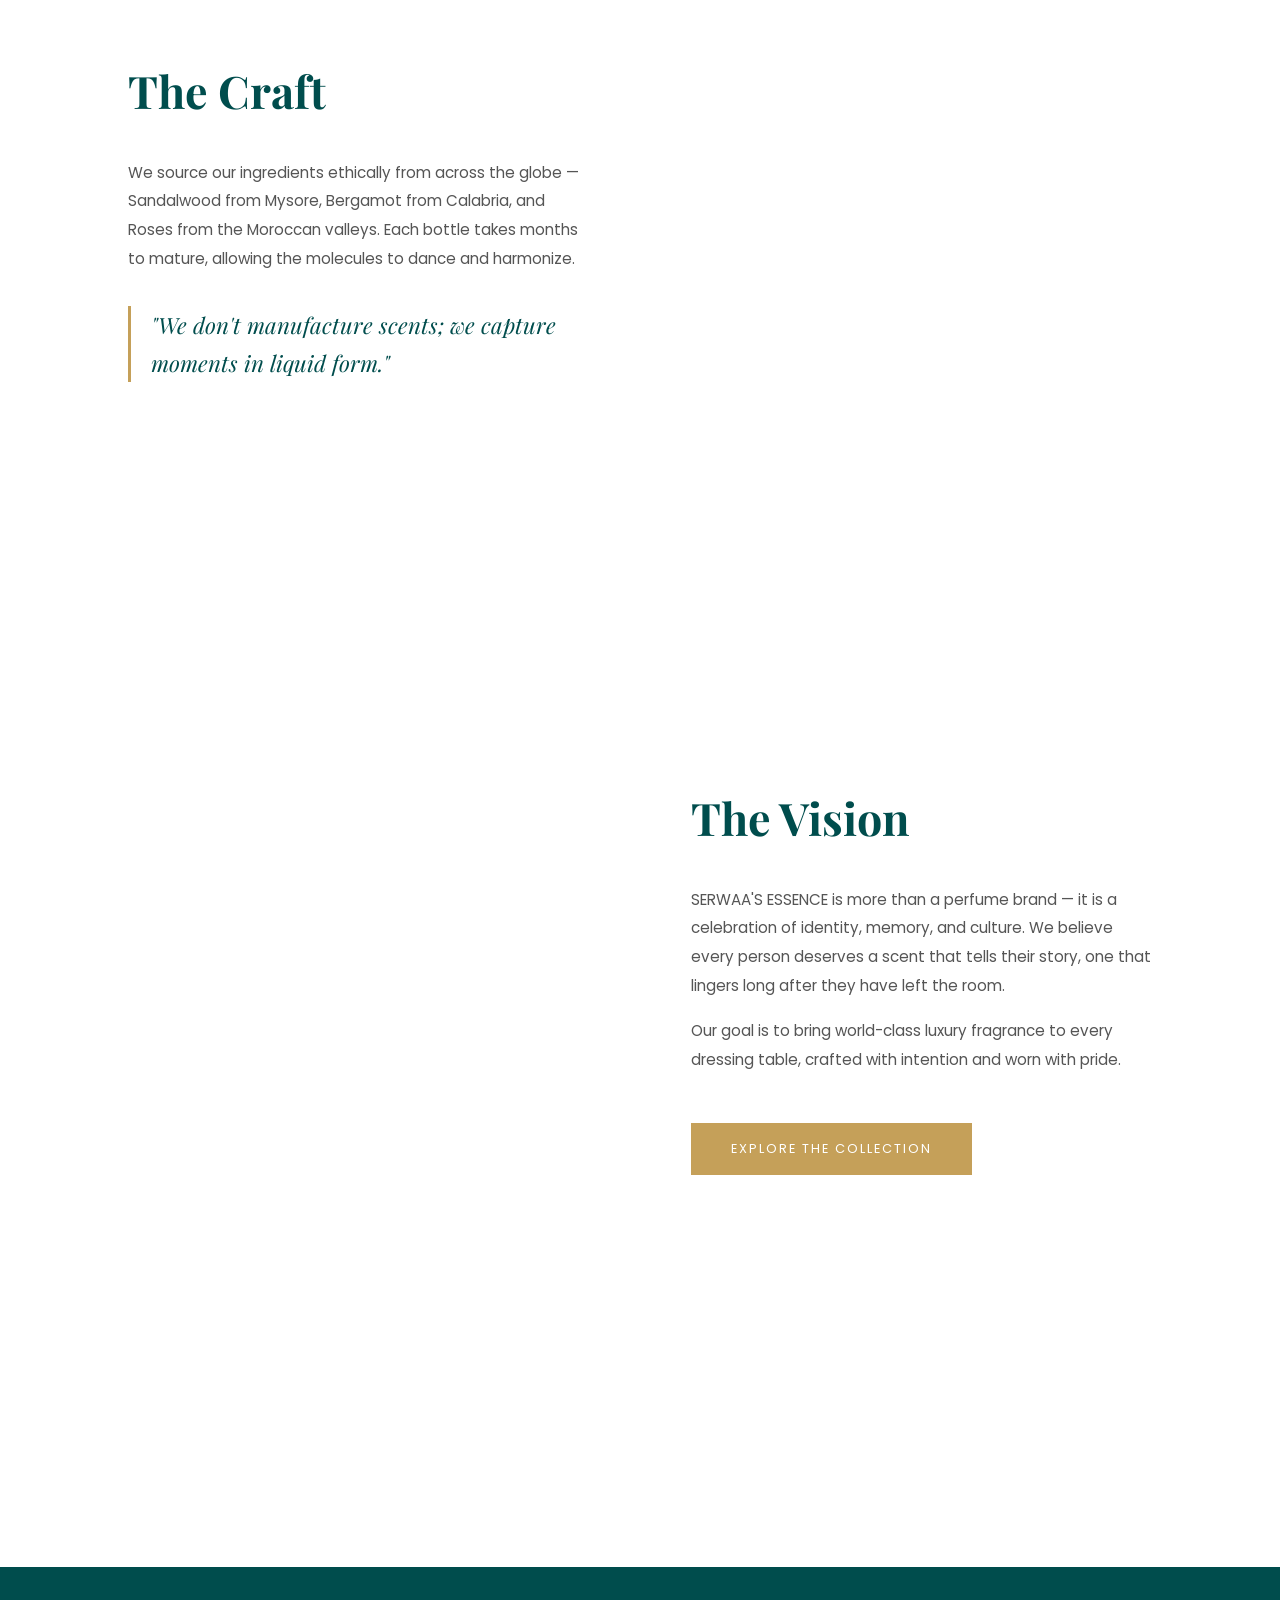
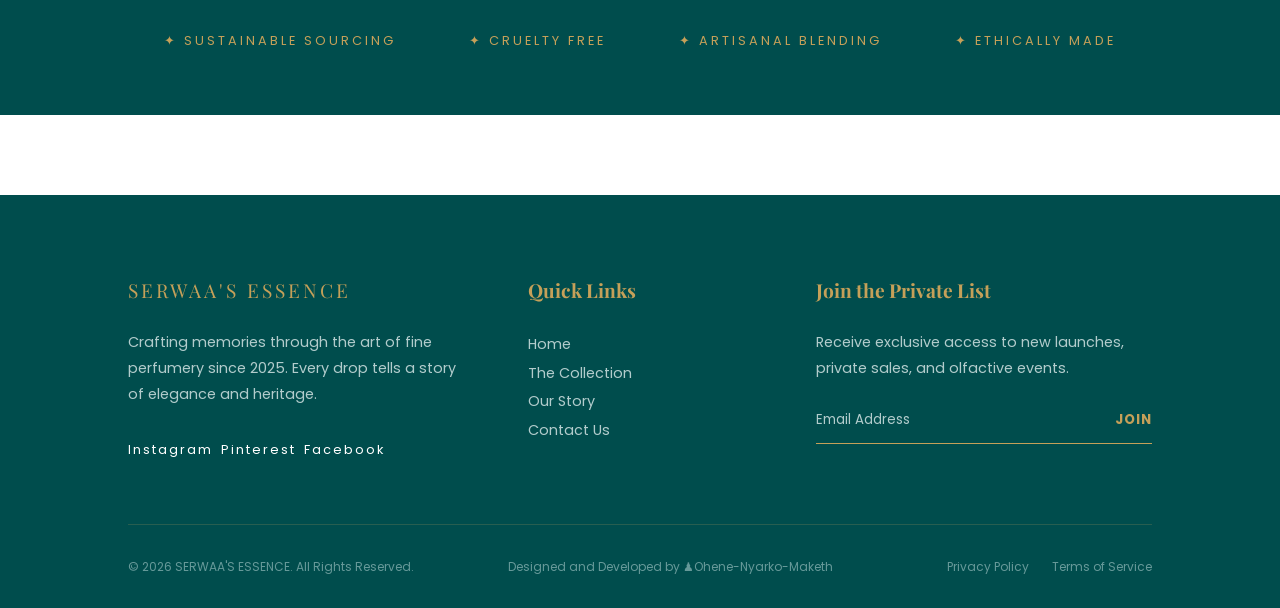
<file: about.html>
<!DOCTYPE html>
<html lang="en">
<head>
    <meta charset="UTF-8">
    <meta name="viewport" content="width=device-width, initial-scale=1.0">
    <meta name="description" content="Learn the story behind SERWAA'S ESSENCE — our heritage, craft, and passion for fine perfumery.">
    <title>Our Story | SERWAA'S ESSENCE</title>
    <link rel="stylesheet" href="style.css">
    <link rel="icon" type="image/x-icon" href="images/favicon.ico">
    <link href="https://fonts.googleapis.com/css2?family=Playfair+Display:ital,wght@0,700;1,700&family=Poppins:wght@300;400;600&display=swap" rel="stylesheet">
</head>
<body>

    <nav class="navbar dark-nav">
        <div class="logo">SERWAA'S ESSENCE</div>
        <ul class="nav-links">
            <li><a href="index.html">Home</a></li>
            <li><a href="product.html">Products</a></li>
            <li><a href="about.html" class="active">About Us</a></li>
            <li><a href="contact.html">Contact</a></li>
        </ul>
        <button class="hamburger" id="hamburger" onclick="toggleMenu()">
            <span></span>
            <span></span>
            <span></span>
        </button>
    </nav>

    <header class="about-hero">
        <div class="about-hero-text">
            <span>Est. 2025</span>
            <h1>A Legacy in <em>Bottles</em></h1>
        </div>
    </header>

    <main class="about-content">

        <section class="story-block">
            <div class="story-image" style="background-image: url('https://images.unsplash.com/photo-1592945403244-b3fbafd7f539?auto=format&fit=crop&w=800&q=80');"></div>
            <div class="story-text">
                <h2>The Heritage</h2>
                <p>Born from a passion for botanical excellence, SERWAA'S ESSENCE began as a small family atelier dedicated to the pursuit of the perfect jasmine absolute. For generations, we have preserved the secrets of traditional steam distillation.</p>
                <p>Our philosophy is simple: a perfume should not just be smelled, but felt. It is a silent signature, an invisible garment that speaks when words fail.</p>
            </div>
        </section>

        <section class="story-block reverse">
            <div class="story-image" style="background-image: url('https://images.unsplash.com/photo-1615485290382-441e4d049cb5?auto=format&fit=crop&w=800&q=80');"></div>
            <div class="story-text">
                <h2>The Craft</h2>
                <p>We source our ingredients ethically from across the globe — Sandalwood from Mysore, Bergamot from Calabria, and Roses from the Moroccan valleys. Each bottle takes months to mature, allowing the molecules to dance and harmonize.</p>
                <div class="gold-quote">
                    "We don't manufacture scents; we capture moments in liquid form."
                </div>
            </div>
        </section>

        <section class="story-block">
            <div class="story-image" style="background-image: url('https://images.unsplash.com/photo-1541643600914-78b084683601?auto=format&fit=crop&w=800&q=80');"></div>
            <div class="story-text">
                <h2>The Vision</h2>
                <p>SERWAA'S ESSENCE is more than a perfume brand — it is a celebration of identity, memory, and culture. We believe every person deserves a scent that tells their story, one that lingers long after they have left the room.</p>
                <p>Our goal is to bring world-class luxury fragrance to every dressing table, crafted with intention and worn with pride.</p>
                <a href="product.html" class="btn-primary" style="margin-top: 2rem;">Explore the Collection</a>
            </div>
        </section>

    </main>

    <section class="values-bar">
        <div class="value">✦ Sustainable Sourcing</div>
        <div class="value">✦ Cruelty Free</div>
        <div class="value">✦ Artisanal Blending</div>
        <div class="value">✦ Ethically Made</div>
    </section>

    <footer class="main-footer">
        <div class="footer-top">
            <div class="footer-brand">
                <div class="logo">SERWAA'S ESSENCE</div>
                <p>Crafting memories through the art of fine perfumery since 2025. Every drop tells a story of elegance and heritage.</p>
                <div class="social-icons">
                    <a href="#">Instagram</a>
                    <a href="#">Pinterest</a>
                    <a href="#">Facebook</a>
                </div>
            </div>

            <div class="footer-links">
                <h4>Quick Links</h4>
                <ul>
                    <li><a href="index.html">Home</a></li>
                    <li><a href="product.html">The Collection</a></li>
                    <li><a href="about.html">Our Story</a></li>
                    <li><a href="contact.html">Contact Us</a></li>
                </ul>
            </div>

            <div class="footer-newsletter">
                <h4>Join the Private List</h4>
                <p>Receive exclusive access to new launches, private sales, and olfactive events.</p>
                <form class="newsletter-form">
                    <input type="email" placeholder="Email Address" required>
                    <button type="submit">Join</button>
                </form>
            </div>
        </div>

        <div class="footer-bottom">
            <p>&copy; 2026 SERWAA'S ESSENCE. All Rights Reserved.</p>
            <p>Designed and Developed by ♟Ohene-Nyarko-Maketh</p>
            <div class="footer-legal">
                <a href="#">Privacy Policy</a>
                <a href="#">Terms of Service</a>
            </div>
        </div>
    </footer>

    <script src="script.js"></script>
</body>
</html>
</file>
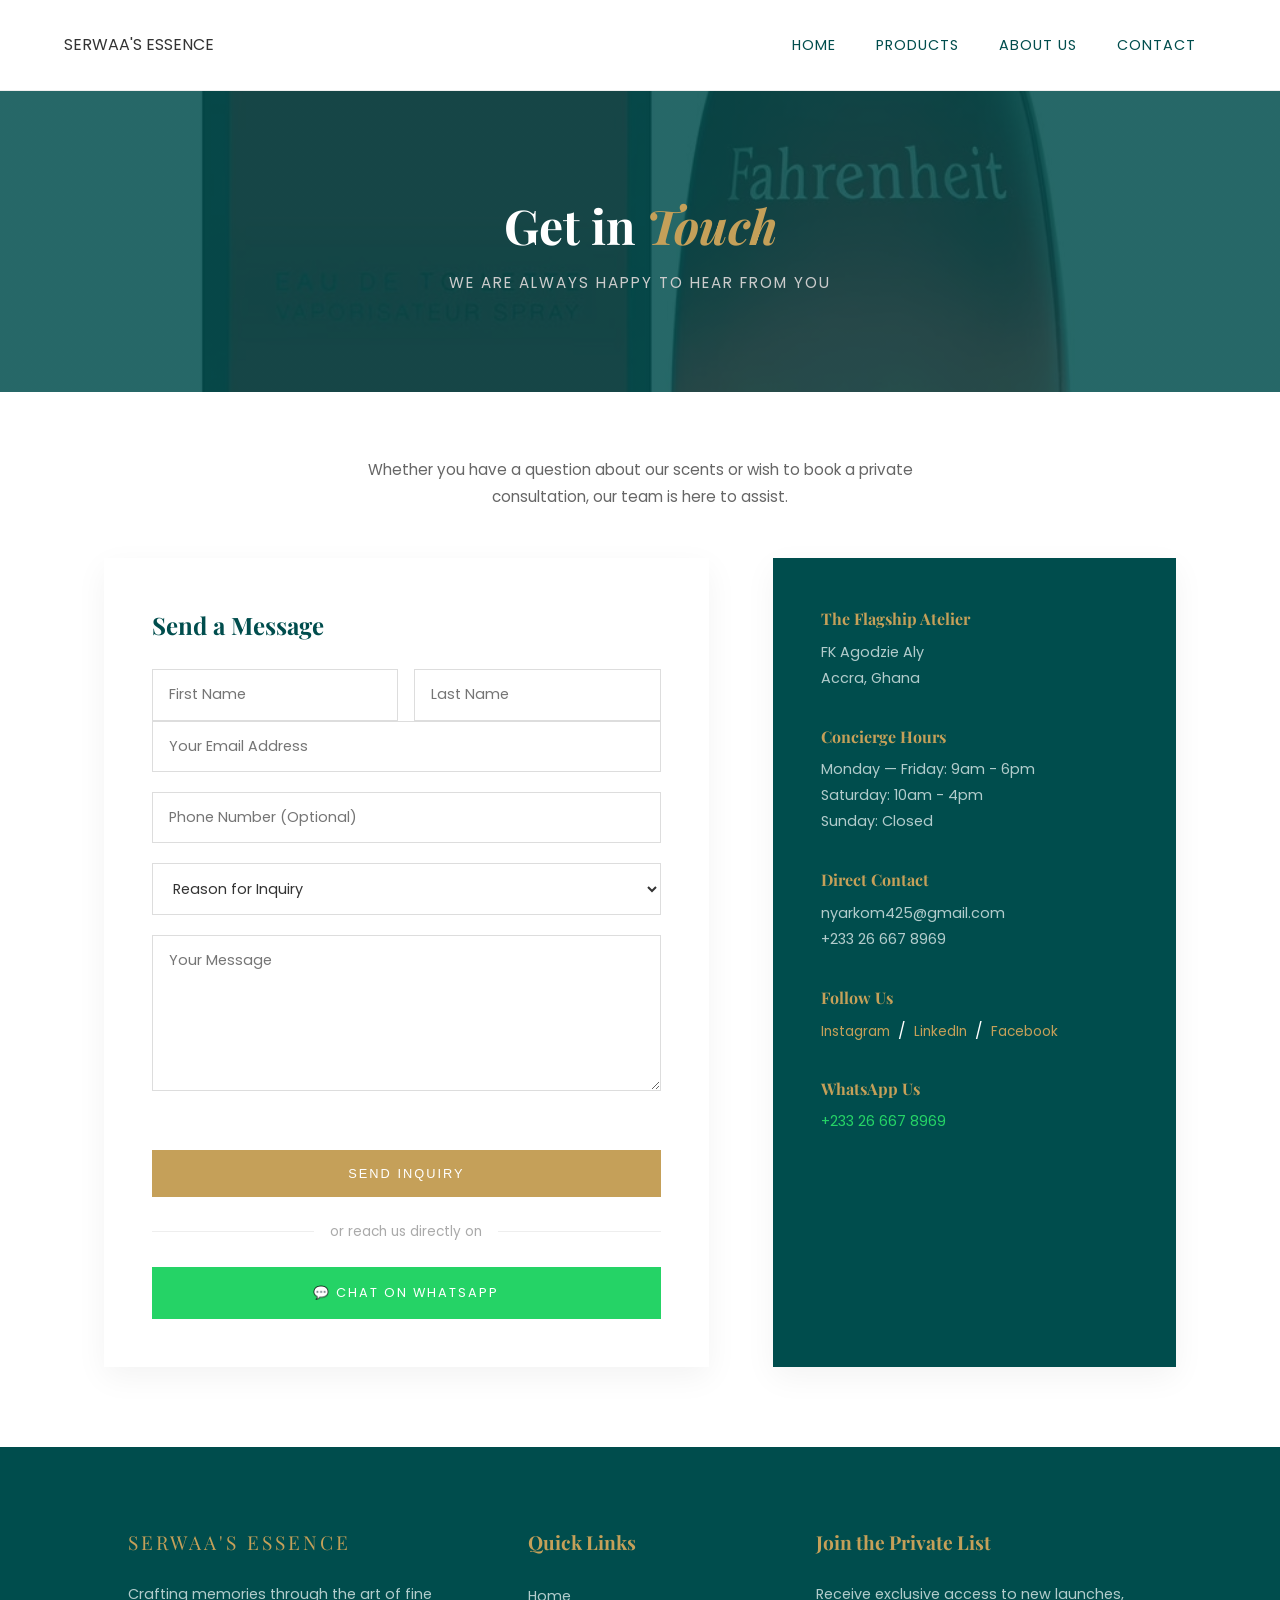
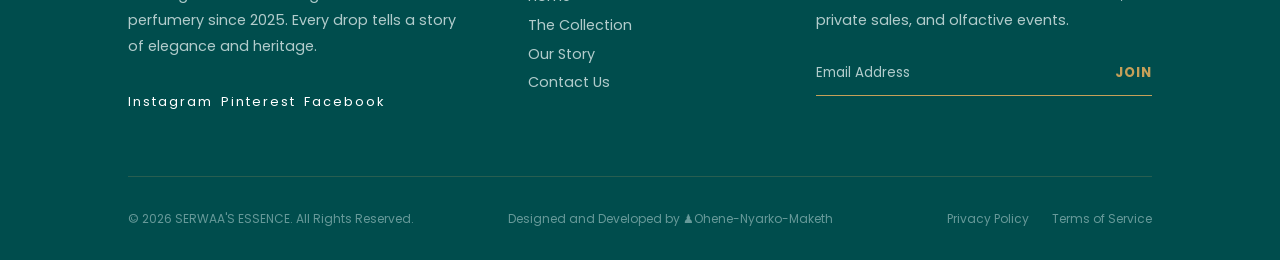
<file: contact.html>
<!DOCTYPE html>
<html lang="en">
<head>
    <meta charset="UTF-8">
    <meta name="viewport" content="width=device-width, initial-scale=1.0">
    <meta name="description" content="Get in touch with SERWAA'S ESSENCE — product enquiries, order tracking, and private consultations.">
    <title>Contact Us | SERWAA'S ESSENCE</title>
    <link rel="stylesheet" href="style.css">
    <link rel="icon" type="image/x-icon" href="images/favicon.ico">
    <link href="https://fonts.googleapis.com/css2?family=Playfair+Display:ital,wght@0,700;1,700&family=Poppins:wght@300;400;600&display=swap" rel="stylesheet">
</head>
<body>

    <nav class="navbar dark-nav">
        <div class="logo">SERWAA'S ESSENCE</div>
        <ul class="nav-links">
            <li><a href="index.html">Home</a></li>
            <li><a href="product.html">Products</a></li>
            <li><a href="about.html">About Us</a></li>
            <li><a href="contact.html" class="active">Contact</a></li>
        </ul>
        <button class="hamburger" id="hamburger" onclick="toggleMenu()">
            <span></span>
            <span></span>
            <span></span>
        </button>
    </nav>


    <div class="page-banner">
        <h1>Get in <em>Touch</em></h1>
        <p>We are always happy to hear from you</p>
    </div>

    <main class="contact-wrapper">

        <div class="contact-header">
            <p>Whether you have a question about our scents or wish to book a private consultation, our team is here to assist.</p>
        </div>

        <section class="contact-grid">

         
            <div class="contact-card form-card">
                <h3>Send a Message</h3>
                <form id="contactForm" onsubmit="handleFormSubmit(event)">
                    <div class="input-row">
                        <input type="text" name="first_name" placeholder="First Name" required>
                        <input type="text" name="last_name" placeholder="Last Name" required>
                    </div>
                    <input type="email" name="email" placeholder="Your Email Address" required>
                    <input type="tel" name="phone" placeholder="Phone Number (Optional)">
                    <select name="inquiry_type" required>
                        <option value="" disabled selected>Reason for Inquiry</option>
                        <option value="product">Product Question</option>
                        <option value="order">Order Tracking</option>
                        <option value="consultation">Private Consultation</option>
                        <option value="wholesale">Wholesale Enquiry</option>
                        <option value="other">Other</option>
                    </select>
                    <textarea name="message" placeholder="Your Message" rows="6" required></textarea>
                    <button type="submit" class="btn-primary full-width">Send Inquiry</button>

                    <p id="formSuccess" style="display:none;
                                               color: #004d4d;
                                               text-align: center;
                                               margin-top: 1rem;
                                               font-size: 0.9rem;">
                        ✓ Thank you! Your message has been sent. We'll be in touch shortly.
                    </p>
                </form>

  
                <div class="contact-divider">
                    <span>or reach us directly on</span>
                </div>

                <a href="https://wa.me/233266678969?text=Hello%20SERWAA'S%20ESSENCE%2C%20I%20would%20like%20to%20enquire%20about..."
                   class="btn-primary whatsapp-btn"
                   target="_blank"
                   rel="noopener noreferrer">
                    💬 Chat on WhatsApp
                </a>
            </div>

  
            <div class="contact-card info-card">
                <div class="detail-block">
                    <h4>The Flagship Atelier</h4>
                    <p>FK Agodzie Aly<br>Accra, Ghana</p>
                </div>
                <div class="detail-block">
                    <h4>Concierge Hours</h4>
                    <p>Monday — Friday: 9am - 6pm<br>Saturday: 10am - 4pm<br>Sunday: Closed</p>
                </div>
                <div class="detail-block">
                    <h4>Direct Contact</h4>
                    <p>
                        <a href="mailto:nyarkom425@gmail.com"
                           style="color: #b2cccc; text-decoration: none;">
                            nyarkom425@gmail.com
                        </a><br>
                        <a href="tel:+233266678969"
                           style="color: #b2cccc; text-decoration: none;">
                            +233 26 667 8969
                        </a>
                    </p>
                </div>
                <div class="detail-block">
                    <h4>Follow Us</h4>
                    <div class="social-links">
                        <a href="https://www.instagram.com/bhalhance/" >Instagram</a> &nbsp;/&nbsp;
                        <a href="https://www.linkedin.com/in/michael-nyarko-139122277/">LinkedIn</a> &nbsp;/&nbsp;
                        <a href="https://web.facebook.com/michael.jaguar.902">Facebook</a>
                    </div>
                </div>
                <div class="detail-block">
                    <h4>WhatsApp Us</h4>
                    <p>
                        <a href="https://wa.me/233266678969"
                           target="_blank"
                           rel="noopener noreferrer"
                           style="color: #25D366; text-decoration: none; font-size: 0.9rem;">
                            +233 26 667 8969
                        </a>
                    </p>
                </div>
            </div>

        </section>
    </main>

    <footer class="main-footer">
        <div class="footer-top">
            <div class="footer-brand">
                <div class="logo">SERWAA'S ESSENCE</div>
                <p>Crafting memories through the art of fine perfumery since 2025. Every drop tells a story of elegance and heritage.</p>
                <div class="social-icons">
                    <a href="#">Instagram</a>
                    <a href="#">Pinterest</a>
                    <a href="#">Facebook</a>
                </div>
            </div>

            <div class="footer-links">
                <h4>Quick Links</h4>
                <ul>
                    <li><a href="index.html">Home</a></li>
                    <li><a href="product.html">The Collection</a></li>
                    <li><a href="about.html">Our Story</a></li>
                    <li><a href="contact.html">Contact Us</a></li>
                </ul>
            </div>

            <div class="footer-newsletter">
                <h4>Join the Private List</h4>
                <p>Receive exclusive access to new launches, private sales, and olfactive events.</p>
                <form class="newsletter-form">
                    <input type="email" placeholder="Email Address" required>
                    <button type="submit">Join</button>
                </form>
            </div>
        </div>

        <div class="footer-bottom">
            <p>&copy; 2026 SERWAA'S ESSENCE. All Rights Reserved.</p>
            <p>Designed and Developed by ♟Ohene-Nyarko-Maketh</p>
            <div class="footer-legal">
                <a href="#">Privacy Policy</a>
                <a href="#">Terms of Service</a>
            </div>
        </div>
    </footer>

    <script src="script.js"></script>
</body>
</html>
</file>
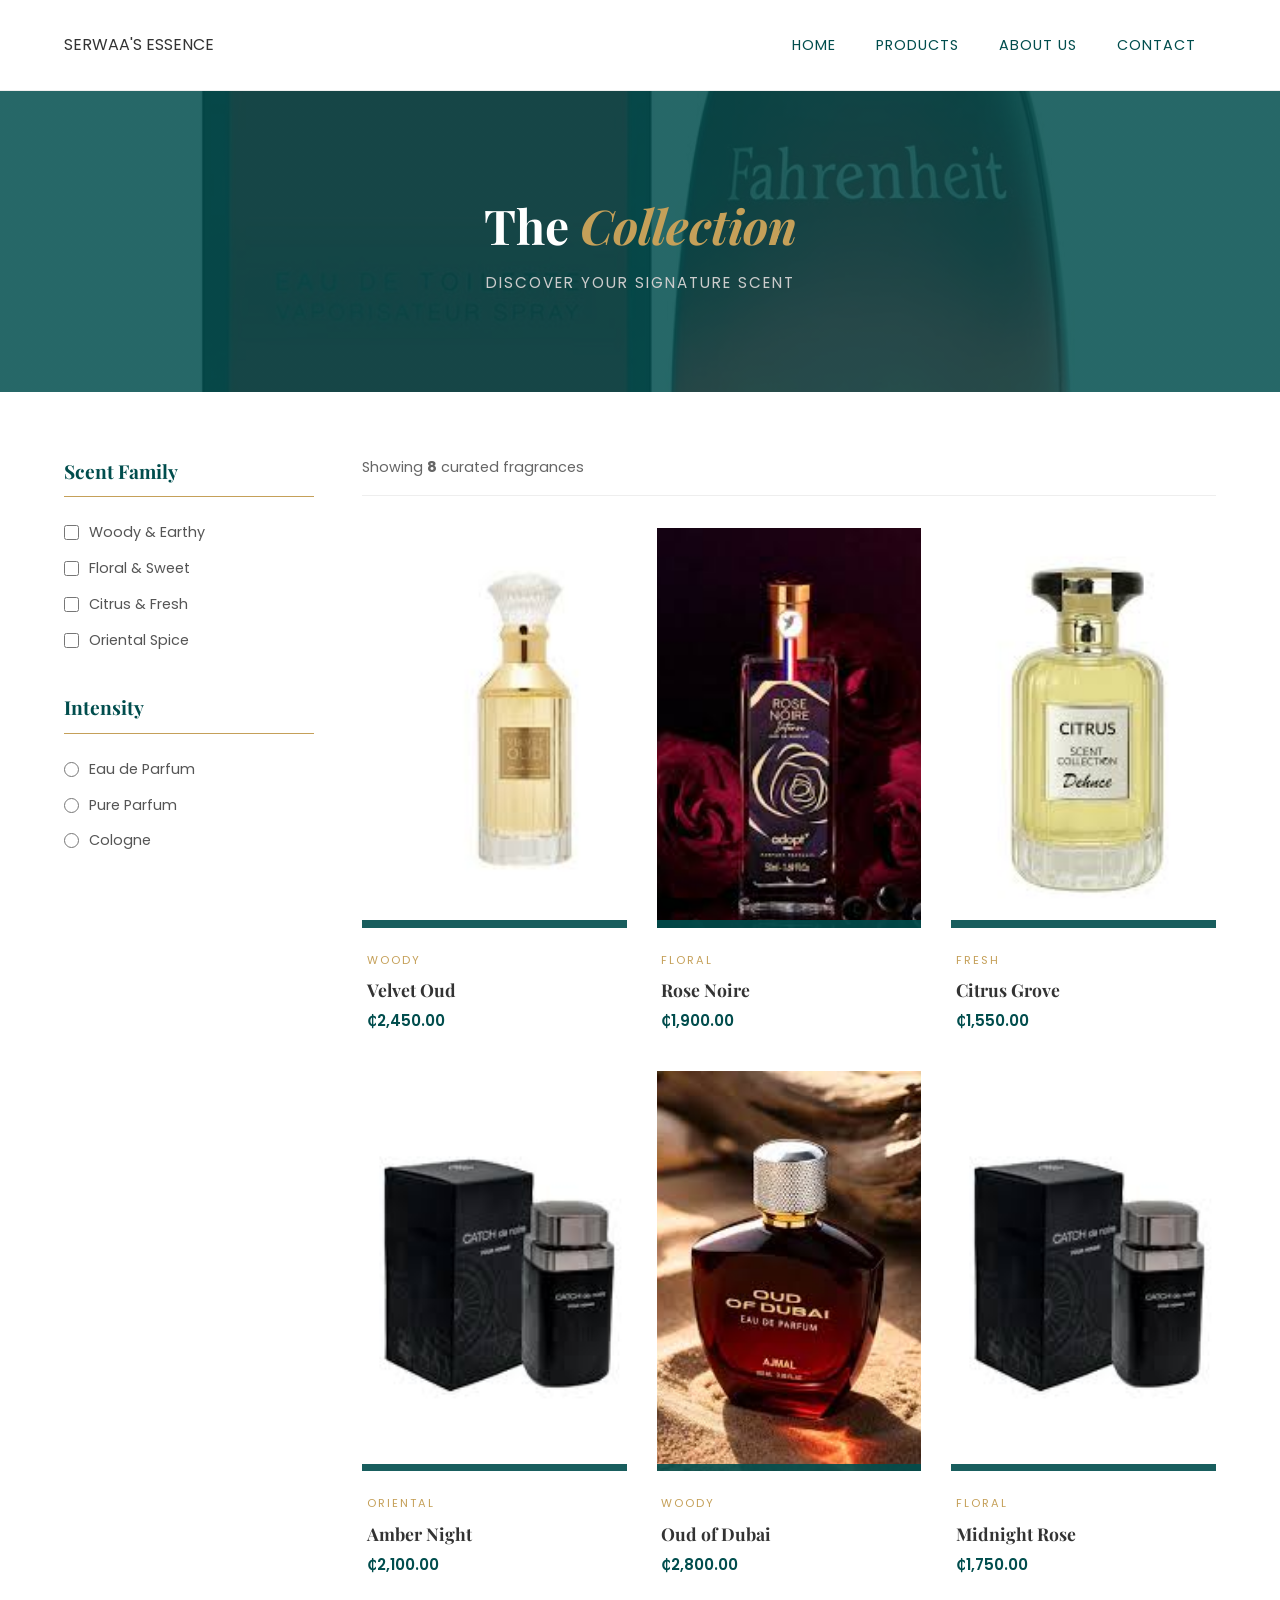
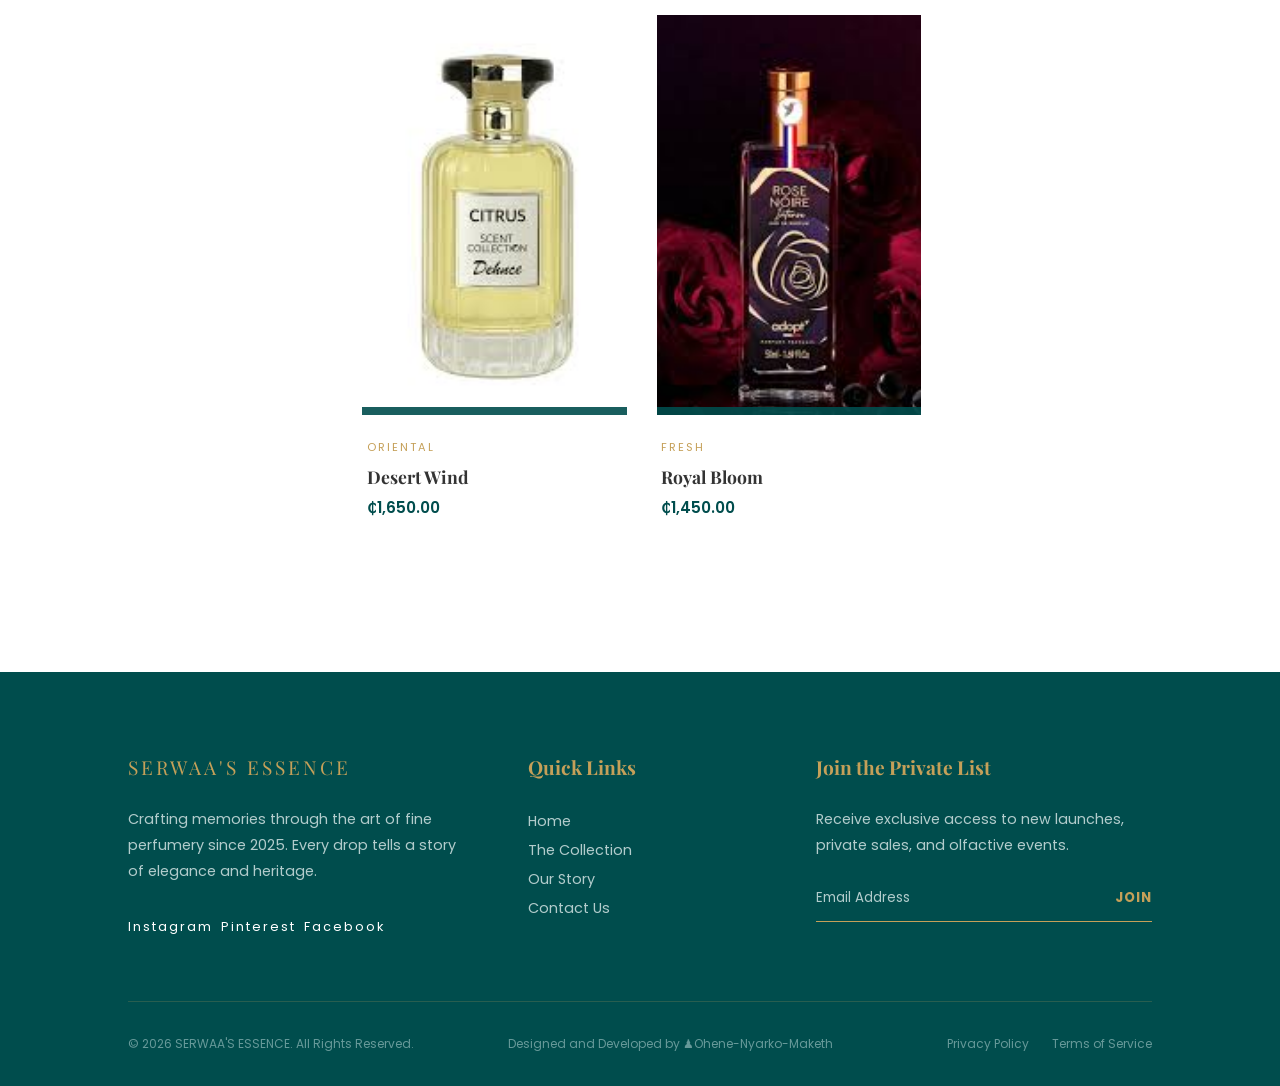
<file: product.html>
<!DOCTYPE html>
<html lang="en">
<head>
    <meta charset="UTF-8">
    <meta name="viewport" content="width=device-width, initial-scale=1.0">
    <meta name="description" content="Browse the full SERWAA'S ESSENCE fragrance collection — woody, floral, fresh and oriental scents.">
    <title>The Collection | SERWAA'S ESSENCE</title>
    <link rel="stylesheet" href="style.css">
    <link rel="icon" type="image/x-icon" href="images/favicon.ico">
    <link href="https://fonts.googleapis.com/css2?family=Playfair+Display:ital,wght@0,700;1,700&family=Poppins:wght@300;400;600&display=swap" rel="stylesheet">
</head>
<body>

    <nav class="navbar dark-nav">
        <div class="logo">SERWAA'S ESSENCE</div>
        <ul class="nav-links">
            <li><a href="index.html">Home</a></li>
            <li><a href="product.html" class="active">Products</a></li>
            <li><a href="about.html">About Us</a></li>
            <li><a href="contact.html">Contact</a></li>
        </ul>
        <button class="hamburger" id="hamburger" onclick="toggleMenu()">
            <span></span>
            <span></span>
            <span></span>
        </button>
    </nav>

   
    <div class="page-banner">
        <h1>The <em>Collection</em></h1>
        <p>Discover your signature scent</p>
    </div>

    <section class="products-container">

        <aside class="sidebar">
            <div class="filter-group">
                <h4>Scent Family</h4>
                <ul>
                    <li><label><input type="checkbox" value="woody"> Woody & Earthy</label></li>
                    <li><label><input type="checkbox" value="floral"> Floral & Sweet</label></li>
                    <li><label><input type="checkbox" value="fresh"> Citrus & Fresh</label></li>
                    <li><label><input type="checkbox" value="oriental"> Oriental Spice</label></li>
                </ul>
            </div>

            <div class="filter-group">
                <h4>Intensity</h4>
                <ul>
                    <li><label><input type="radio" name="int" value="edp"> Eau de Parfum</label></li>
                    <li><label><input type="radio" name="int" value="parfum"> Pure Parfum</label></li>
                    <li><label><input type="radio" name="int" value="cologne"> Cologne</label></li>
                </ul>
            </div>
        </aside>

        <main class="shop-main">
            <header class="shop-header">
                <p>Showing <strong>8</strong> curated fragrances</p>
            </header>

            <div class="product-grid">

                <div class="product-card">
                    <div class="image-wrapper">
                        <img src="velvet aud.jpeg" alt="Velvet Oud">
                        <div class="overlay">
                            <button class="btn-quick-view">Add to Cart</button>
                        </div>
                    </div>
                    <div class="item-details">
                        <span class="category">Woody</span>
                        <h3>Velvet Oud</h3>
                        <p class="price">₵2,450.00</p>
                    </div>
                </div>

                <div class="product-card">
                    <div class="image-wrapper">
                        <img src="rose noir.jpeg" alt="Rose Noire">
                        <div class="overlay">
                            <button class="btn-quick-view">Add to Cart</button>
                        </div>
                    </div>
                    <div class="item-details">
                        <span class="category">Floral</span>
                        <h3>Rose Noire</h3>
                        <p class="price">₵1,900.00</p>
                    </div>
                </div>

                <div class="product-card">
                    <div class="image-wrapper">
                        <img src="citrus.jpeg" alt="Citrus Grove">
                        <div class="overlay">
                            <button class="btn-quick-view">Add to Cart</button>
                        </div>
                    </div>
                    <div class="item-details">
                        <span class="category">Fresh</span>
                        <h3>Citrus Grove</h3>
                        <p class="price">₵1,550.00</p>
                    </div>
                </div>

                <div class="product-card">
                    <div class="image-wrapper">
                        <img src="midnight-rose.jpeg" alt="Amber Night">
                        <div class="overlay">
                            <button class="btn-quick-view">Add to Cart</button>
                        </div>
                    </div>
                    <div class="item-details">
                        <span class="category">Oriental</span>
                        <h3>Amber Night</h3>
                        <p class="price">₵2,100.00</p>
                    </div>
                </div>

                <div class="product-card">
                    <div class="image-wrapper">
                        <img src="oud-of-dubai.jpeg" alt="Oud of Dubai">
                        <div class="overlay">
                            <button class="btn-quick-view">Add to Cart</button>
                        </div>
                    </div>
                    <div class="item-details">
                        <span class="category">Woody</span>
                        <h3>Oud of Dubai</h3>
                        <p class="price">₵2,800.00</p>
                    </div>
                </div>

                <div class="product-card">
                    <div class="image-wrapper">
                        <img src="midnight-rose.jpeg" alt="Midnight Rose">
                        <div class="overlay">
                            <button class="btn-quick-view">Add to Cart</button>
                        </div>
                    </div>
                    <div class="item-details">
                        <span class="category">Floral</span>
                        <h3>Midnight Rose</h3>
                        <p class="price">₵1,750.00</p>
                    </div>
                </div>

                <div class="product-card">
                    <div class="image-wrapper">
                        <img src="citrus.jpeg" alt="Desert Wind">
                        <div class="overlay">
                            <button class="btn-quick-view">Add to Cart</button>
                        </div>
                    </div>
                    <div class="item-details">
                        <span class="category">Oriental</span>
                        <h3>Desert Wind</h3>
                        <p class="price">₵1,650.00</p>
                    </div>
                </div>

                <div class="product-card">
                    <div class="image-wrapper">
                        <img src="rose noir.jpeg" alt="Royal Bloom">
                        <div class="overlay">
                            <button class="btn-quick-view">Add to Cart</button>
                        </div>
                    </div>
                    <div class="item-details">
                        <span class="category">Fresh</span>
                        <h3>Royal Bloom</h3>
                        <p class="price">₵1,450.00</p>
                    </div>
                </div>

            </div>
        </main>
    </section>

    <footer class="main-footer">
        <div class="footer-top">
            <div class="footer-brand">
                <div class="logo">SERWAA'S ESSENCE</div>
                <p>Crafting memories through the art of fine perfumery since 2025. Every drop tells a story of elegance and heritage.</p>
                <div class="social-icons">
                    <a href="#">Instagram</a>
                    <a href="#">Pinterest</a>
                    <a href="#">Facebook</a>
                </div>
            </div>

            <div class="footer-links">
                <h4>Quick Links</h4>
                <ul>
                    <li><a href="index.html">Home</a></li>
                    <li><a href="product.html">The Collection</a></li>
                    <li><a href="about.html">Our Story</a></li>
                    <li><a href="contact.html">Contact Us</a></li>
                </ul>
            </div>

            <div class="footer-newsletter">
                <h4>Join the Private List</h4>
                <p>Receive exclusive access to new launches, private sales, and olfactive events.</p>
                <form class="newsletter-form">
                    <input type="email" placeholder="Email Address" required>
                    <button type="submit">Join</button>
                </form>
            </div>
        </div>

        <div class="footer-bottom">
            <p>&copy; 2026 SERWAA'S ESSENCE. All Rights Reserved.</p>
            <p>Designed and Developed by ♟Ohene-Nyarko-Maketh</p>
            <div class="footer-legal">
                <a href="#">Privacy Policy</a>
                <a href="#">Terms of Service</a>
            </div>
        </div>
    </footer>

    <script src="script.js"></script>
</body>
</html>
</file>
<file: style.css>
* {
    margin: 0;
    padding: 0;
    box-sizing: border-box;
}

body {
    font-family: 'Poppins', sans-serif;
    color: #333;
    line-height: 1.6;
    background-color: #fff;
    overflow-x: hidden;
}


.navbar {
    display: flex;
    justify-content: space-between;
    align-items: center;
    padding: 2rem 5%;
    background: transparent;
    position: absolute;
    width: 100%;
    z-index: 10;
}

.logo-link {
    text-decoration: none;
    display: flex;
    align-items: center;
}

.nav-logo {
    height: 120px;
    width: auto;
    object-fit: contain;
    border-radius: 10px;
}

.dark-nav .logo-link {
    border: none;
    background: none;
    padding: 0;
}
.nav-links {
    list-style: none;
    display: flex;
}

.nav-links li {
    margin: 0 20px;
}

.nav-links a {
    text-decoration: none;
    color: #fff;
    font-size: 0.9rem;
    text-transform: uppercase;
    letter-spacing: 1px;
    transition: color 0.3s;
}

.nav-links a:hover,
.nav-links a.active {
    color: #c5a059;
}

.nav-icons {
    color: #fff;
    font-size: 0.9rem;
    cursor: pointer;
}


.nav-cart {
    color: #fff;
    font-size: 0.85rem;
    text-transform: uppercase;
    letter-spacing: 1px;
    cursor: pointer;
    transition: color 0.3s;
}

.nav-cart:hover {
    color: #c5a059;
}


.dark-nav {
    background-color: #fff !important;
    border-bottom: 1px solid #eee;
    position: relative !important;
}

.dark-nav .navbar .logo {
    color: #004d4d;
    border-color: #004d4d;
}

.dark-nav .nav-links a,
.dark-nav .nav-icons {
    color: #004d4d !important;
}

.dark-nav .nav-cart {
    color: #004d4d;
}

.dark-nav .hamburger span {
    background-color: #004d4d;
}


.hamburger {
    display: none;
    flex-direction: column;
    gap: 5px;
    background: none;
    border: none;
    cursor: pointer;
    padding: 5px;
    z-index: 20;
}

.hamburger span {
    display: block;
    width: 25px;
    height: 2px;
    background-color: #fff;
    transition: all 0.3s ease;
}


.page-banner {
    background: linear-gradient(rgba(0, 77, 77, 0.85), rgba(0, 77, 77, 0.85)),
                url(fahrenheit.jpeg);
    background-size: cover;
    background-position: center;
    padding: 6rem 10%;
    text-align: center;
    color: #fff;
}

.page-banner h1 {
    font-family: 'Playfair Display', serif;
    font-size: 3rem;
    margin-bottom: 0.5rem;
}

.page-banner em { color: #c5a059; }

.page-banner p {
    font-size: 0.95rem;
    color: #ccc;
    letter-spacing: 2px;
    text-transform: uppercase;
    margin-top: 0.5rem;
}


.hero {
    height: 100vh;
    background: linear-gradient(rgba(0, 77, 77, 0.7), rgba(0, 77, 77, 0.7)),
                url(no5.jpg);
    background-size: cover;
    background-position: center;
    display: flex;
    align-items: center;
    justify-content: center;
    text-align: center;
    color: #fff;
}

.hero-content h1 {
    font-family: 'Playfair Display', serif;
    font-size: 4rem;
    margin-bottom: 1rem;
    line-height: 1.2;
}

.hero-content em {
    color: #c5a059;
    font-style: italic;
}

.hero-content p {
    font-size: 1rem;
    color: #e0e0e0;
    margin-bottom: 0.5rem;
}


.btn-primary {
    display: inline-block;
    margin-top: 2rem;
    padding: 1rem 2.5rem;
    background-color: #c5a059;
    color: #fff;
    text-decoration: none;
    text-transform: uppercase;
    letter-spacing: 2px;
    font-size: 0.8rem;
    transition: all 0.3s ease;
    border: none;
    cursor: pointer;
}

.btn-primary:hover {
    background-color: #a3844a;
    transform: translateY(-3px);
    box-shadow: 0 10px 20px rgba(0, 0, 0, 0.1);
}

.full-width {
    width: 100%;
    text-align: center;
}


.featured-products {
    padding: 5rem 10%;
    text-align: center;
}

.section-title {
    font-family: 'Playfair Display', serif;
    font-size: 2.5rem;
    margin-bottom: 3rem;
    color: #004d4d;
}

.product-grid {
    display: grid;
    grid-template-columns: repeat(auto-fit, minmax(250px, 1fr));
    gap: 30px;
}

.product-card {
    transition: transform 0.3s;
    text-align: left;
}

.product-card:hover {
    transform: translateY(-10px);
}

.product-img {
    height: 350px;
    margin-bottom: 1.5rem;
    background-color: #f4f4f4;
    border: 1px solid #eee;
    overflow: hidden;
}

.product-img img {
    width: 100%;
    height: 100%;
    object-fit: cover;
    transition: transform 0.4s ease;
}

.product-img img:hover {
    transform: scale(1.05);
}

.product-card h3 {
    font-family: 'Playfair Display', serif;
    font-size: 1.1rem;
    color: #333;
    margin-bottom: 0.3rem;
}

.product-card p {
    font-size: 0.85rem;
    color: #888;
    margin-bottom: 0.5rem;
}

.price {
    font-weight: 600;
    color: #004d4d;
    font-size: 0.95rem;
}


.about-hero {
    height: 60vh;
    background: linear-gradient(rgba(0, 77, 77, 0.4), rgba(0, 77, 77, 0.4)),
                url(of1.avif);
    background-size: cover;
    background-position: center;
    display: flex;
    align-items: center;
    justify-content: center;
    color: #fff;
    text-align: center;
}

.about-hero-text span {
    text-transform: uppercase;
    letter-spacing: 5px;
    font-size: 0.9rem;
    color: #c5a059;
    display: block;
    margin-bottom: 1rem;
}

.about-hero-text h1 {
    font-family: 'Playfair Display', serif;
    font-size: 4rem;
}

.about-hero-text em {
    color: #c5a059;
    font-style: italic;
}

.about-content {
    padding: 8rem 10%;
}

.story-block {
    display: flex;
    align-items: center;
    gap: 10%;
    margin-bottom: 10rem;
}

.story-block.reverse {
    flex-direction: row-reverse;
}

.story-image {
    flex: 1;
    height: 600px;
    background-size: cover;
    background-position: center;
    border-radius: 10px;
    filter: grayscale(20%);
    transition: filter 0.5s ease;
}

.story-image:hover {
    filter: grayscale(0%);
}

.story-text {
    flex: 1;
}

.story-text h2 {
    font-family: 'Playfair Display', serif;
    font-size: 2.8rem;
    color: #004d4d;
    margin-bottom: 2rem;
}

.story-text p {
    color: #555;
    font-size: 0.95rem;
    margin-bottom: 1rem;
    line-height: 1.9;
}

.gold-quote {
    border-left: 3px solid #c5a059;
    padding-left: 20px;
    font-family: 'Playfair Display', serif;
    font-style: italic;
    font-size: 1.4rem;
    color: #004d4d;
    margin-top: 2rem;
    line-height: 1.7;
}

.values-bar {
    background-color: #004d4d;
    display: flex;
    justify-content: space-around;
    align-items: center;
    padding: 4rem 10%;
    color: #c5a059;
    text-transform: uppercase;
    letter-spacing: 3px;
    font-size: 0.8rem;
}


.products-container {
    display: flex;
    padding: 4rem 5%;
    gap: 3rem;
    max-width: 1400px;
    margin: 0 auto;
}

.sidebar {
    flex: 0 0 250px;
}

.filter-group {
    margin-bottom: 2.5rem;
}

.filter-group h4 {
    font-family: 'Playfair Display', serif;
    font-size: 1.2rem;
    color: #004d4d;
    margin-bottom: 1.5rem;
    border-bottom: 1px solid #c5a059;
    padding-bottom: 10px;
}

.filter-group ul {
    list-style: none;
    margin-top: 0.5rem;
}

.filter-group ul li {
    margin-bottom: 0.8rem;
    font-size: 0.9rem;
    color: #555;
}

.filter-group ul li label {
    display: flex;
    align-items: center;
    gap: 10px;
    cursor: pointer;
    transition: color 0.3s;
}

.filter-group ul li label:hover {
    color: #004d4d;
}

.filter-group ul li input {
    accent-color: #004d4d;
    cursor: pointer;
    width: 15px;
    height: 15px;
}

.shop-main {
    flex: 1;
}

.shop-header {
    margin-bottom: 2rem;
    padding-bottom: 1rem;
    border-bottom: 1px solid #eee;
    color: #666;
    font-size: 0.9rem;
}

.image-wrapper {
    position: relative;
    overflow: hidden;
    background-color: #f8f8f8;
    height: 400px;
    margin-bottom: 1.5rem;
}

.image-wrapper img {
    width: 100%;
    height: 100%;
    object-fit: cover;
    transition: transform 0.5s ease;
}

.image-wrapper:hover img {
    transform: scale(1.05);
}

.overlay {
    position: absolute;
    bottom: -70px;
    left: 0;
    width: 100%;
    background: rgba(0, 77, 77, 0.9);
    padding: 1.2rem;
    text-align: center;
    transition: bottom 0.4s ease;
}

.image-wrapper:hover .overlay {
    bottom: 0;
}

.btn-quick-view {
    background: transparent;
    border: 1px solid #fff;
    color: #fff;
    padding: 0.6rem 1.5rem;
    text-transform: uppercase;
    letter-spacing: 2px;
    font-size: 0.75rem;
    cursor: pointer;
    transition: all 0.3s ease;
    font-family: 'Poppins', sans-serif;
}

.btn-quick-view:hover {
    background-color: #c5a059;
    border-color: #c5a059;
}

.item-details {
    padding: 0 0.3rem;
}

.item-details .category {
    text-transform: uppercase;
    font-size: 0.7rem;
    letter-spacing: 2px;
    color: #c5a059;
    display: block;
    margin-bottom: 0.4rem;
}

.item-details h3 {
    font-family: 'Playfair Display', serif;
    font-size: 1.1rem;
    color: #333;
    margin-bottom: 0.3rem;
}

.item-details .price {
    font-weight: 600;
    color: #004d4d;
    font-size: 0.95rem;
}


.contact-wrapper {
    max-width: 1200px;
    margin: 4rem auto;
    padding: 0 5%;
}

.contact-header {
    text-align: center;
    margin-bottom: 1rem;
}

.contact-header p {
    color: #666;
    font-size: 0.95rem;
    max-width: 600px;
    margin: 0 auto;
    line-height: 1.8;
}

.contact-grid {
    display: grid;
    grid-template-columns: 1.5fr 1fr;
    gap: 4rem;
    margin-top: 3rem;
}

.contact-card {
    background: #fff;
    padding: 3rem;
    box-shadow: 0 10px 30px rgba(0, 0, 0, 0.05);
}

.form-card h3 {
    font-family: 'Playfair Display', serif;
    color: #004d4d;
    font-size: 1.5rem;
    margin-bottom: 1.5rem;
}

.info-card {
    background-color: #004d4d;
    color: #fff;
}

.info-card h4 {
    font-family: 'Playfair Display', serif;
    color: #c5a059;
    margin-bottom: 0.5rem;
    font-size: 1rem;
}

.detail-block {
    margin-bottom: 2rem;
}

.detail-block p {
    font-size: 0.9rem;
    color: #b2cccc;
    line-height: 1.8;
}

.social-links a {
    color: #c5a059;
    text-decoration: none;
    font-size: 0.85rem;
    transition: color 0.3s;
}

.social-links a:hover {
    color: #fff;
}

.form-card input,
.form-card select,
.form-card textarea {
    width: 100%;
    padding: 0.9rem 1rem;
    margin-bottom: 1.2rem;
    border: 1px solid #ddd;
    font-family: 'Poppins', sans-serif;
    font-size: 0.9rem;
    outline: none;
    transition: border 0.3s;
    background-color: #fff;
    color: #333;
}

.form-card input:focus,
.form-card select:focus,
.form-card textarea:focus {
    border-color: #c5a059;
}

.form-card textarea {
    resize: vertical;
    min-height: 140px;
}

.input-row {
    display: grid;
    grid-template-columns: 1fr 1fr;
    gap: 1rem;
}

.input-row input {
    width: 100%;
    margin-bottom: 0;
}


.main-footer {
    background-color: #004d4d;
    color: #fff;
    padding: 5rem 10% 2rem 10%;
    margin-top: 5rem;
}

.footer-top {
    display: grid;
    grid-template-columns: 1.5fr 1fr 1.5fr;
    gap: 4rem;
    padding-bottom: 4rem;
    border-bottom: 1px solid rgba(197, 160, 89, 0.2);
}

.footer-brand .logo {
    font-family: 'Playfair Display', serif;
    font-size: 1.2rem;
    letter-spacing: 3px;
    color: #c5a059;
    border: none;
    background: none;
    padding: 0;
    border-radius: 0;
    margin-bottom: 1.5rem;
    display: block;
}

.footer-brand p {
    font-size: 0.9rem;
    color: #b2cccc;
    margin-bottom: 2rem;
    line-height: 1.8;
}

.social-icons {
    display: flex;
    flex-wrap: wrap;
    gap: 0.5rem;
}

.social-icons a {
    color: #fff;
    text-decoration: none;
    font-size: 0.8rem;
    letter-spacing: 2px;
    transition: color 0.3s;
}

.social-icons a:hover {
    color: #c5a059;
}

.footer-links h4,
.footer-newsletter h4 {
    font-family: 'Playfair Display', serif;
    font-size: 1.2rem;
    margin-bottom: 1.5rem;
    color: #c5a059;
}

.footer-links ul {
    list-style: none;
}

.footer-links a {
    color: #b2cccc;
    text-decoration: none;
    font-size: 0.9rem;
    line-height: 2;
    transition: color 0.3s;
}

.footer-links a:hover {
    color: #fff;
}

.footer-newsletter p {
    font-size: 0.9rem;
    color: #b2cccc;
    margin-bottom: 1rem;
    line-height: 1.8;
}

.newsletter-form {
    display: flex;
    border-bottom: 1px solid #c5a059;
    margin-top: 1rem;
}

.newsletter-form input {
    background: transparent;
    border: none;
    padding: 0.8rem 0;
    color: #fff;
    flex: 1;
    outline: none;
    font-family: 'Poppins', sans-serif;
}

.newsletter-form input::placeholder {
    color: #b2cccc;
}

.newsletter-form button {
    background: transparent;
    border: none;
    color: #c5a059;
    text-transform: uppercase;
    font-weight: bold;
    cursor: pointer;
    font-family: 'Poppins', sans-serif;
    letter-spacing: 1px;
    transition: color 0.3s;
}

.newsletter-form button:hover {
    color: #fff;
}

.footer-bottom {
    display: flex;
    justify-content: space-between;
    align-items: center;
    padding-top: 2rem;
    font-size: 0.75rem;
    color: #669999;
    flex-wrap: wrap;
    gap: 0.5rem;
}

.footer-legal a {
    color: #669999;
    text-decoration: none;
    margin-left: 20px;
    transition: color 0.3s;
}

.footer-legal a:hover {
    color: #fff;
}


@media screen and (max-width: 1024px) {
    .products-container {
        flex-direction: column;
    }

    .sidebar {
        display: flex;
        flex-wrap: wrap;
        gap: 20px;
        margin-bottom: 2rem;
        flex: unset;
        width: 100%;
    }

    .filter-group {
        flex: 1;
        min-width: 180px;
    }

    .story-block {
        gap: 5%;
    }
}


@media screen and (max-width: 900px) {
    .hero-content h1 {
        font-size: 2.5rem;
    }

    .story-block,
    .story-block.reverse {
        flex-direction: column;
        gap: 2rem;
    }

    .contact-grid,
    .footer-top {
        grid-template-columns: 1fr;
        gap: 3rem;
    }

    .products-container {
        flex-direction: column;
    }

    .footer-bottom {
        flex-direction: column;
        text-align: center;
        gap: 1rem;
    }
}


@media screen and (max-width: 768px) {
    .navbar {
        padding: 1.5rem 5%;
    }

   
    .hamburger {
        display: flex;
    }

    .nav-links {
        display: none;
        flex-direction: column;
        position: absolute;
        top: 100%;
        left: 0;
        width: 100%;
        background-color: #004d4d;
        padding: 1.5rem 5%;
        gap: 1rem;
        z-index: 9;
    }

    .nav-links.open {
        display: flex;
    }

    .nav-links li {
        margin: 0;
    }

    .nav-links a {
        color: #fff;
    }

    .dark-nav .nav-links a {
        color: #fff !important;
    }

    
    .hero-content h1,
    .about-hero-text h1 {
        font-size: 2.5rem;
    }

    
    .story-block,
    .story-block.reverse {
        flex-direction: column;
        margin-bottom: 4rem;
    }

    .story-image {
        width: 100%;
        height: 350px;
        margin-bottom: 1.5rem;
    }

    .story-text {
        text-align: center;
        padding: 0 10px;
    }

    .gold-quote {
        border-left: none;
        border-top: 2px solid #c5a059;
        padding: 1.5rem 0 0 0;
    }

    
    .contact-grid {
        grid-template-columns: 1fr;
        gap: 2rem;
    }

    .contact-card {
        padding: 2rem;
    }

    .input-row {
        grid-template-columns: 1fr;
    }

    .input-row input {
        margin-bottom: 1.2rem;
    }

    
    .footer-top {
        grid-template-columns: 1fr;
        text-align: center;
        gap: 3rem;
    }

    .social-icons {
        justify-content: center;
    }

    .newsletter-form {
        max-width: 300px;
        margin: 1rem auto;
    }

    .footer-bottom {
        flex-direction: column;
        gap: 1.5rem;
        text-align: center;
    }

    .footer-legal a {
        margin: 0 10px;
    }

    
    .values-bar {
        flex-direction: column;
        gap: 2rem;
        padding: 3rem 5%;
        text-align: center;
    }

    
    .page-banner {
        padding: 4rem 5%;
    }

    .page-banner h1 {
        font-size: 2.2rem;
    }
}


@media screen and (max-width: 480px) {
    .hero-content h1 {
        font-size: 2rem;
    }

    .about-hero-text h1 {
        font-size: 2.5rem;
    }

    .product-grid {
        grid-template-columns: 1fr;
    }

    .contact-header h1 {
        font-size: 2.5rem;
    }

    .section-title {
        font-size: 2rem;
    }

    .story-text h2 {
        font-size: 2rem;
    }
}

.whatsapp-btn {
    background-color: #25D366;
    display: block;
    text-align: center;
    margin-top: 0;
    border: none;
}

.whatsapp-btn:hover {
    background-color: #1da851;
    transform: translateY(-3px);
}

.contact-divider {
    display: flex;
    align-items: center;
    gap: 1rem;
    margin: 1.5rem 0;
    color: #aaa;
    font-size: 0.85rem;
}

.contact-divider::before,
.contact-divider::after {
    content: '';
    flex: 1;
    height: 1px;
    background-color: #eee;
}

.brand-strip {
    display: flex;
    justify-content: space-around;
    align-items: center;
    padding: 1.5rem 10%;
    background-color: #f9f6f0;
    border-top: 1px solid #e8e0d0;
    border-bottom: 1px solid #e8e0d0;
    flex-wrap: wrap;
    gap: 1rem;
}

.brand-strip-item {
    display: flex;
    align-items: center;
    gap: 10px;
    font-size: 0.8rem;
    text-transform: uppercase;
    letter-spacing: 2px;
    color: #004d4d;
    font-weight: 600;
}

.strip-icon {
    color: #c5a059;
    font-size: 1rem;
}

.brand-intro {
    display: flex;
    align-items: center;
    min-height: 500px;
}

.brand-intro-text {
    flex: 1;
    padding: 6rem 8%;
    background-color: #f9f6f0;
}

.intro-label {
    display: block;
    font-size: 0.75rem;
    text-transform: uppercase;
    letter-spacing: 3px;
    color: #c5a059;
    margin-bottom: 1.5rem;
}

.brand-intro-text h2 {
    font-family: 'Playfair Display', serif;
    font-size: 2.5rem;
    color: #004d4d;
    line-height: 1.3;
    margin-bottom: 1.5rem;
}

.brand-intro-text h2 em {
    color: #c5a059;
    font-style: italic;
}

.brand-intro-text p {
    font-size: 0.95rem;
    color: #666;
    line-height: 1.9;
    margin-bottom: 2rem;
    max-width: 480px;
}

.brand-intro-image {
    flex: 1;
    min-height: 500px;
    background-size: cover;
    background-position: center;
}

.btn-secondary {
    display: inline-block;
    padding: 0.9rem 2.5rem;
    border: 1px solid #004d4d;
    color: #004d4d;
    text-decoration: none;
    text-transform: uppercase;
    letter-spacing: 2px;
    font-size: 0.8rem;
    transition: all 0.3s ease;
}

.btn-secondary:hover {
    background-color: #004d4d;
    color: #fff;
}

.marquee-wrapper {
    background-color: #004d4d;
    padding: 1rem 0;
    overflow: hidden;
    white-space: nowrap;
}

.marquee-track {
    display: inline-block;
    animation: marquee 25s linear infinite;
}

.marquee-track span {
    color: #c5a059;
    font-size: 0.8rem;
    text-transform: uppercase;
    letter-spacing: 2px;
}

@keyframes marquee {
    0%   { transform: translateX(0); }
    100% { transform: translateX(-50%); }
}
</file>
